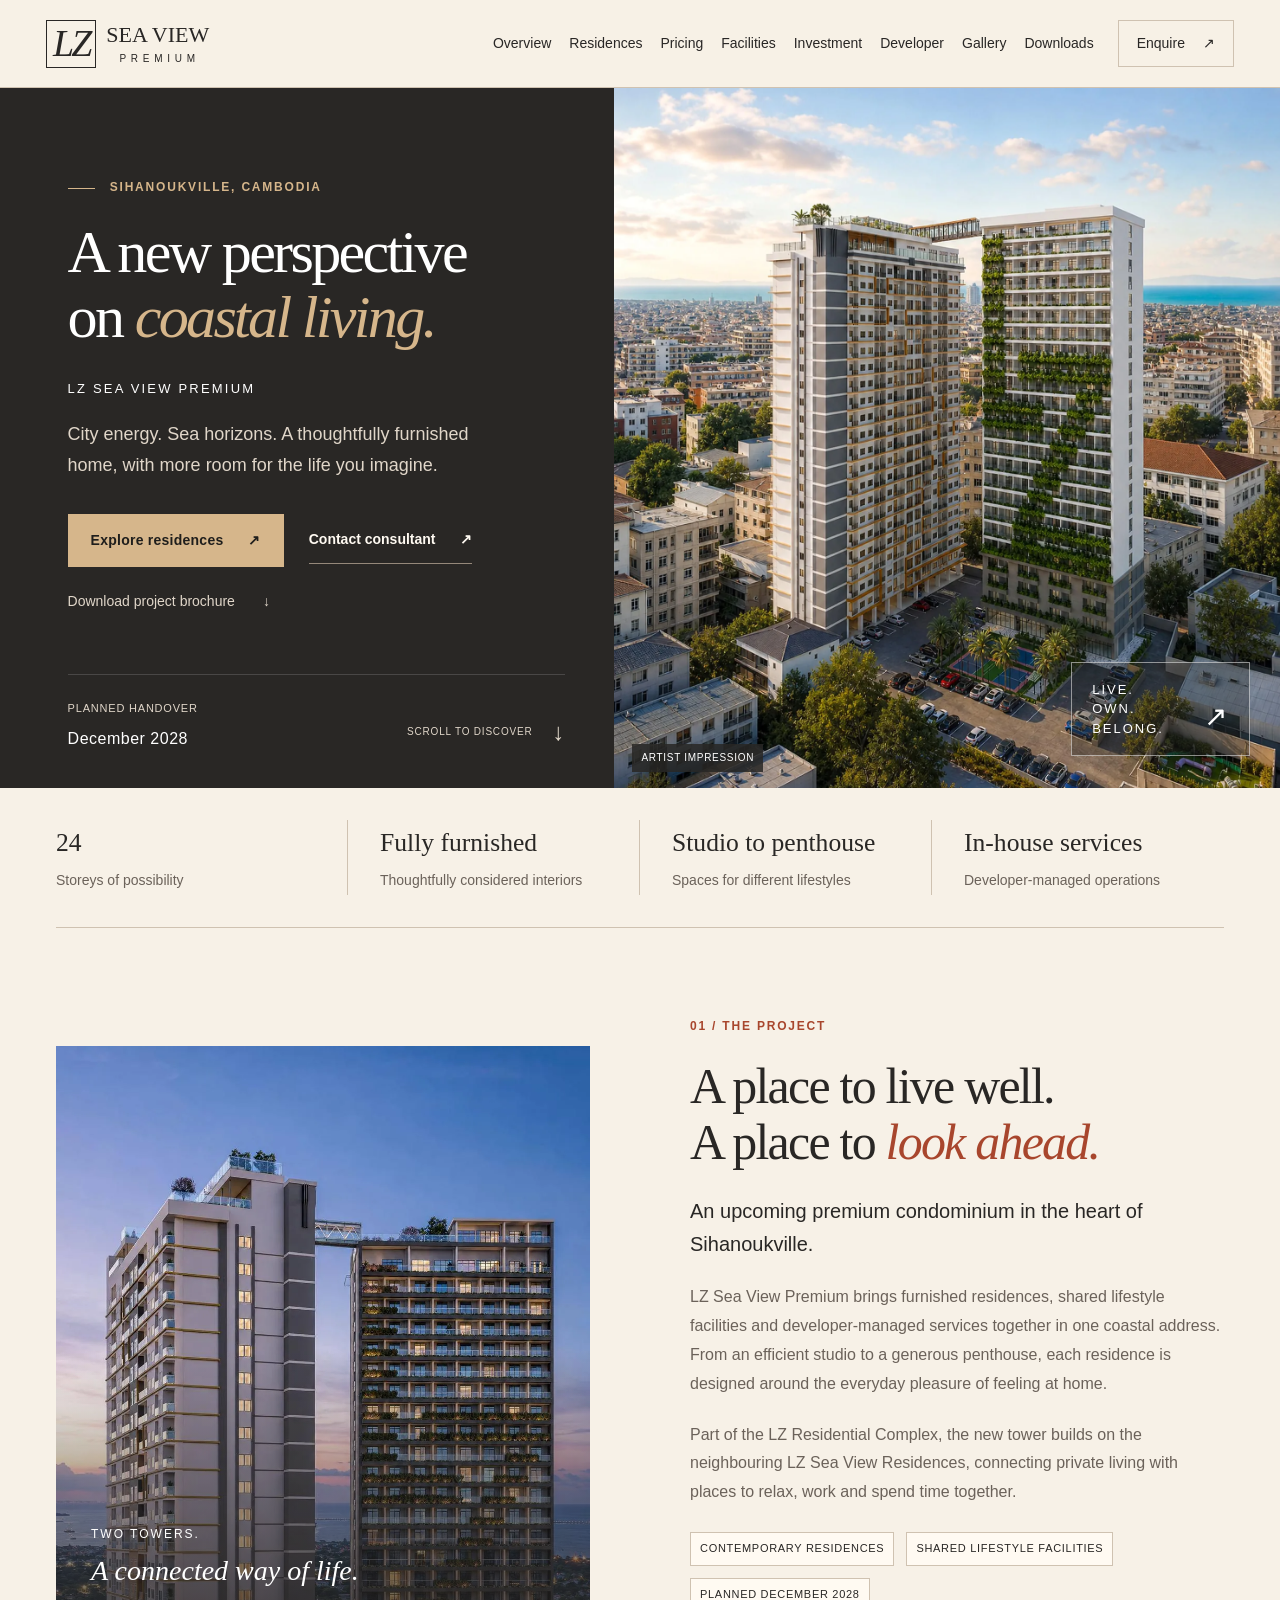
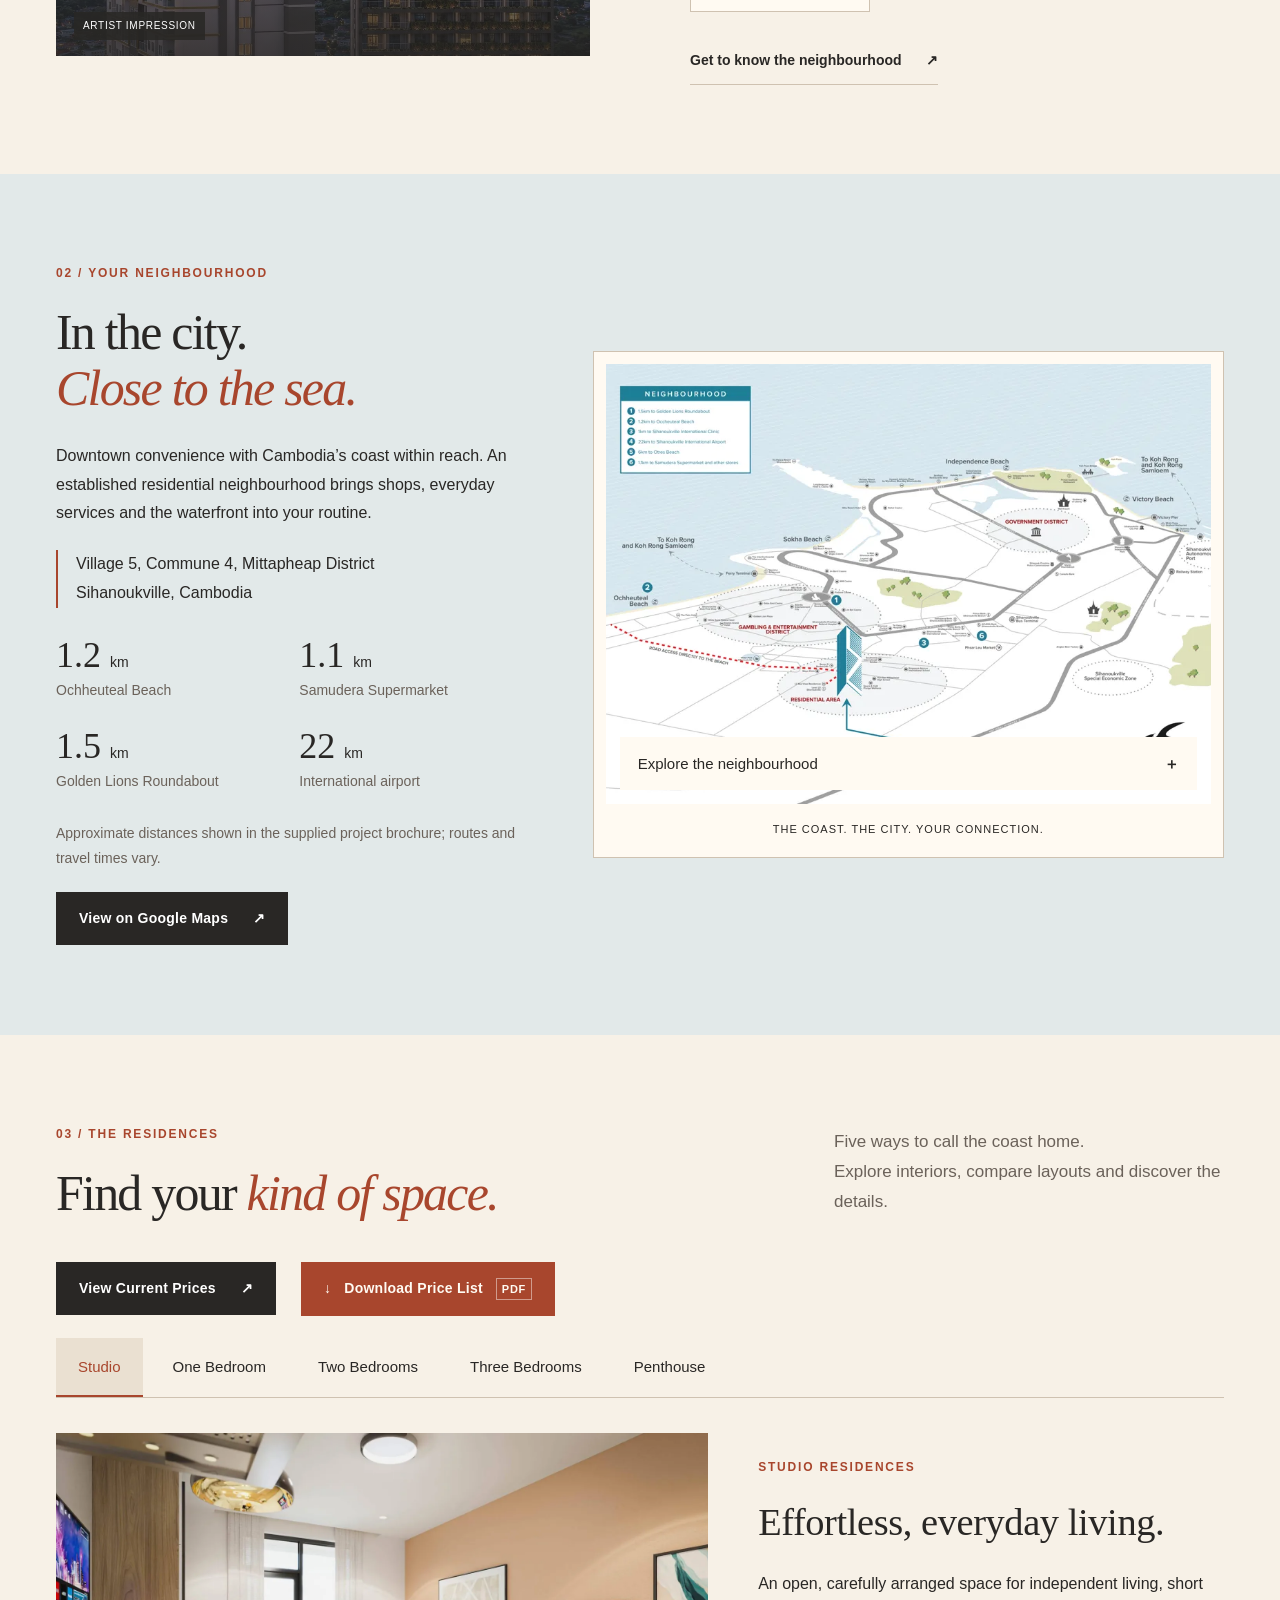
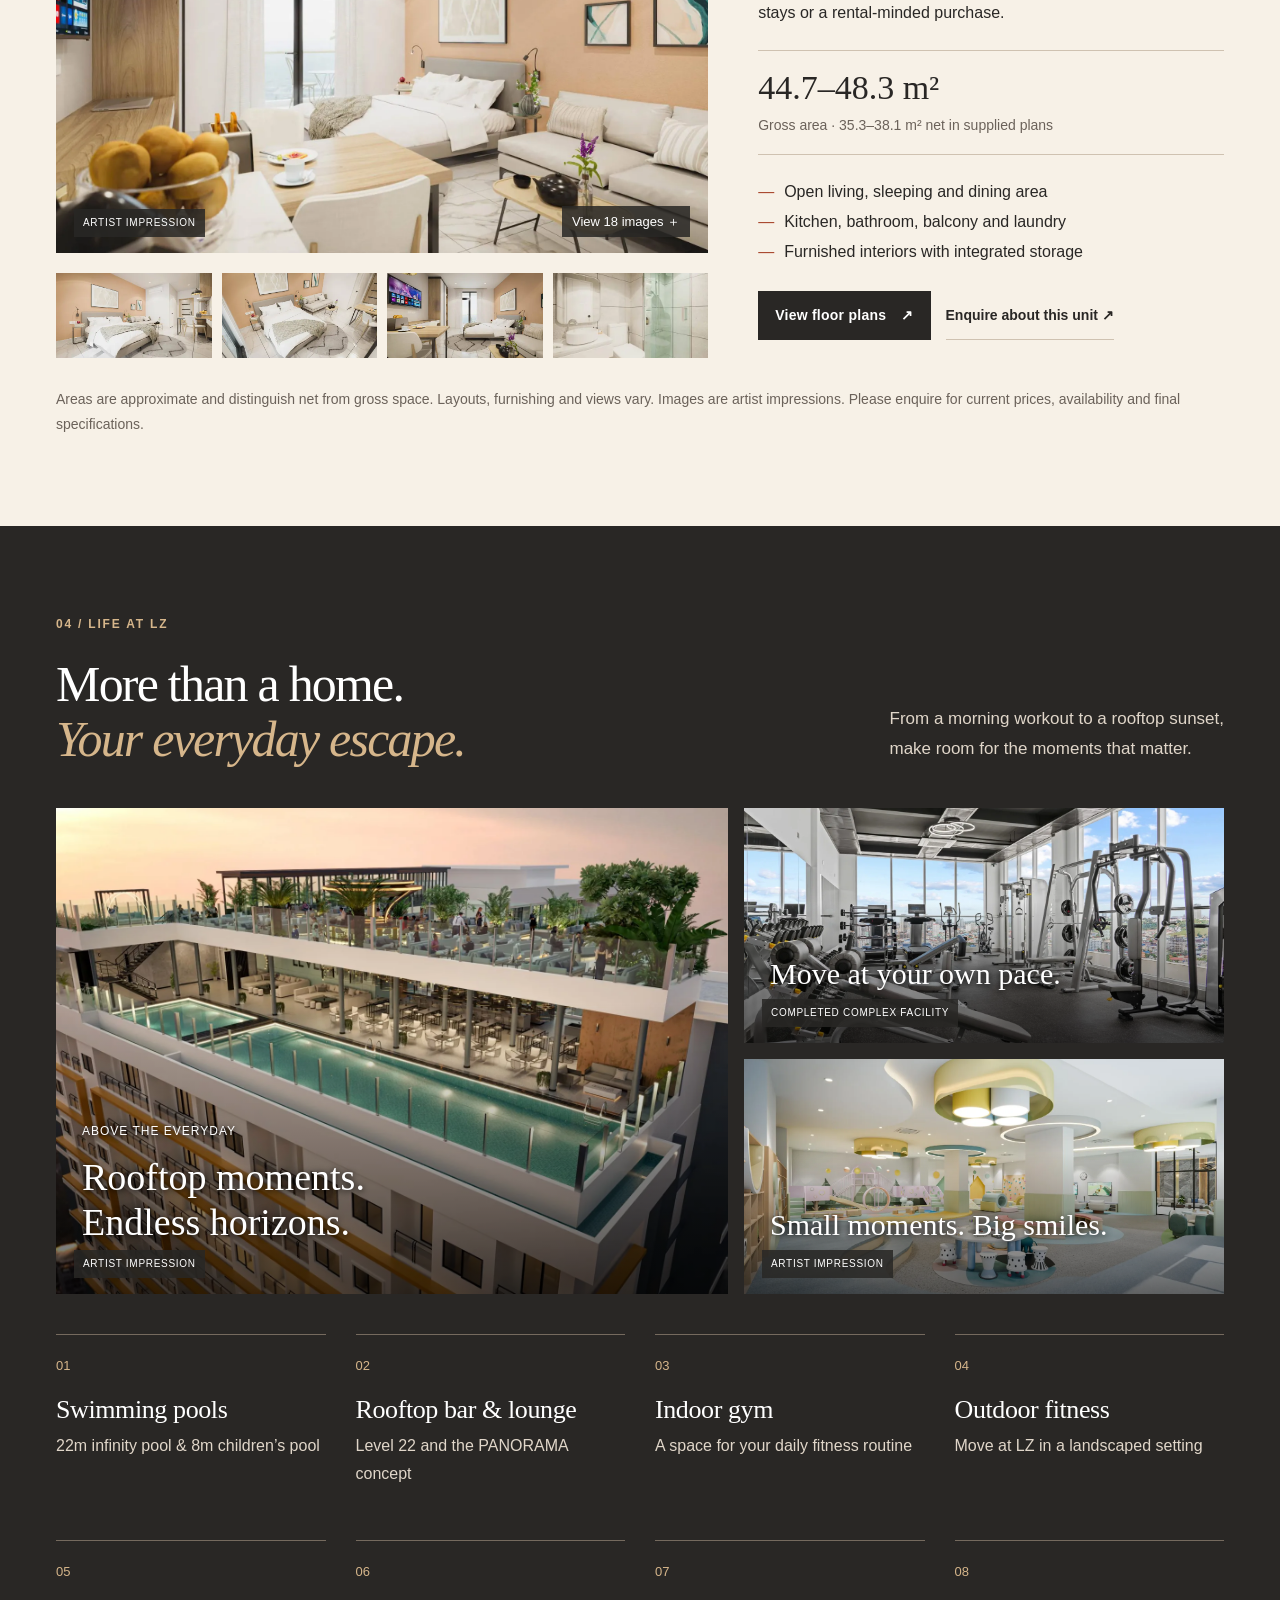
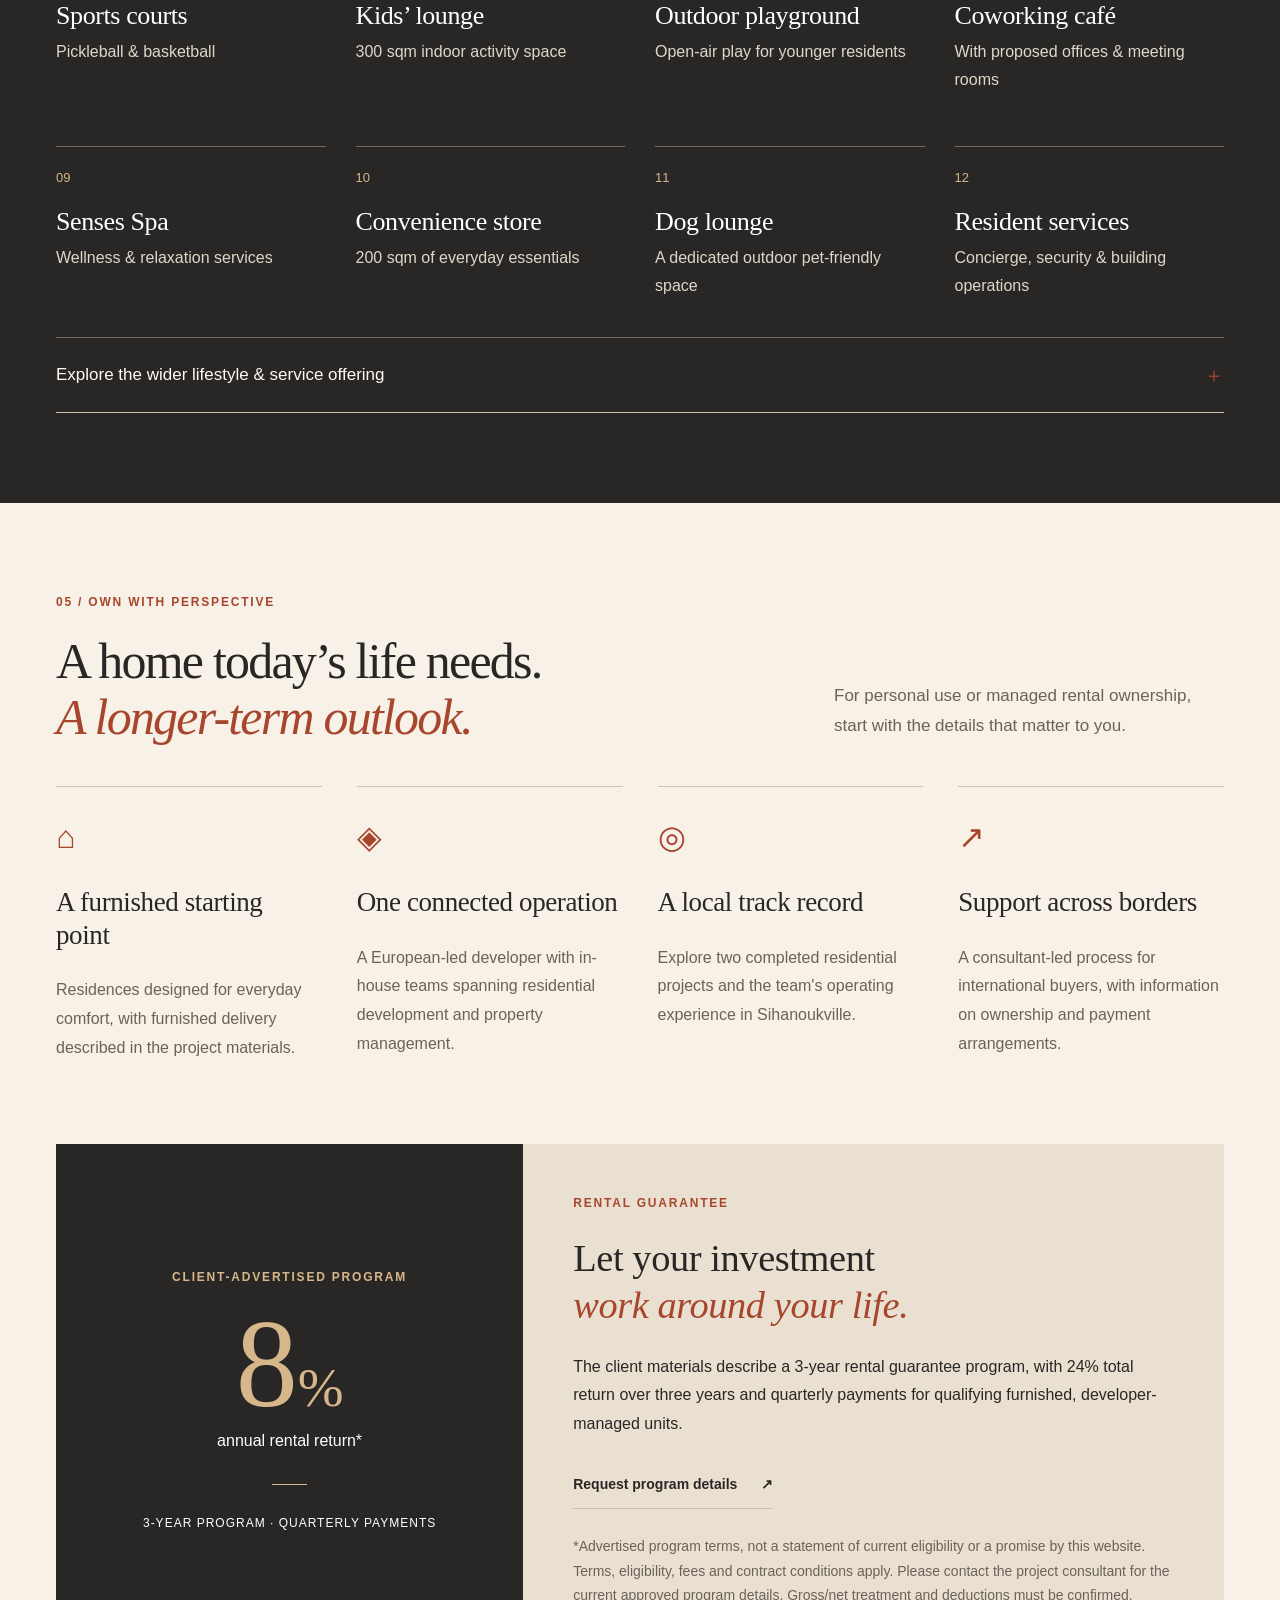
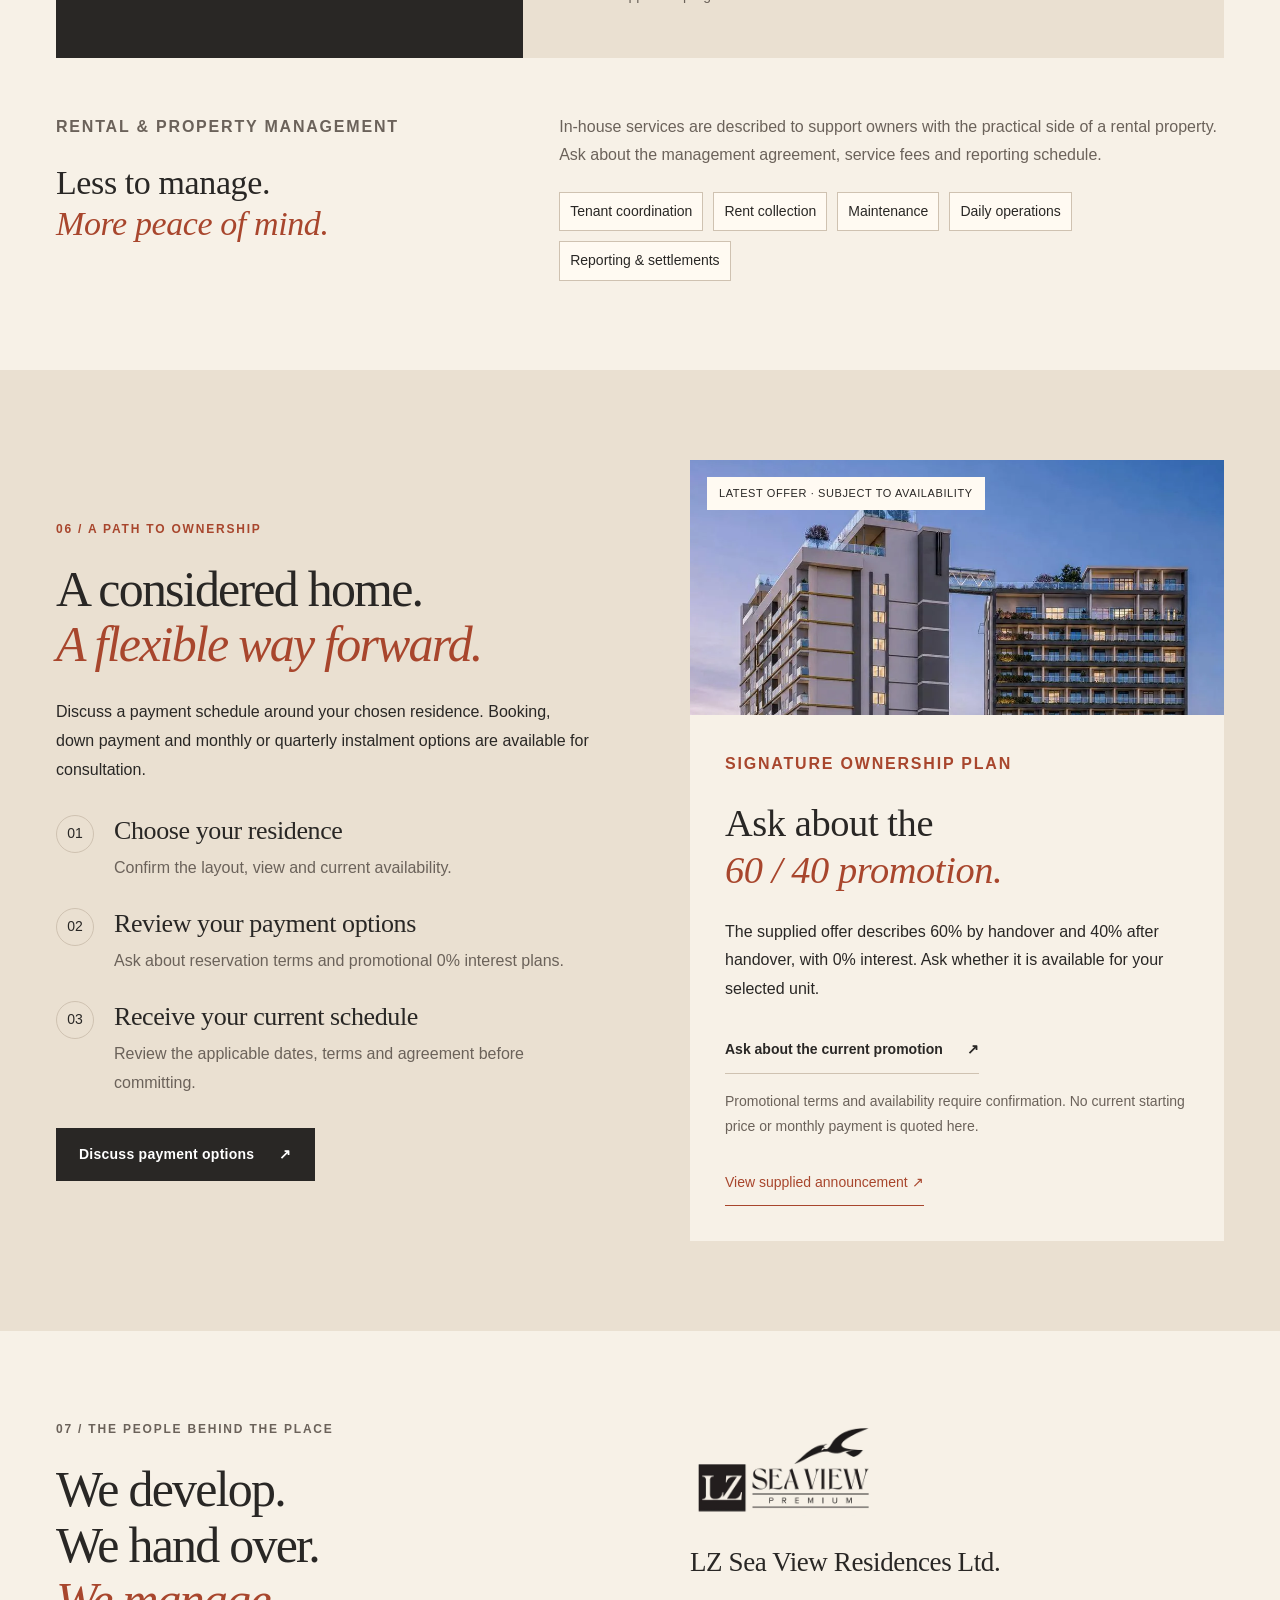
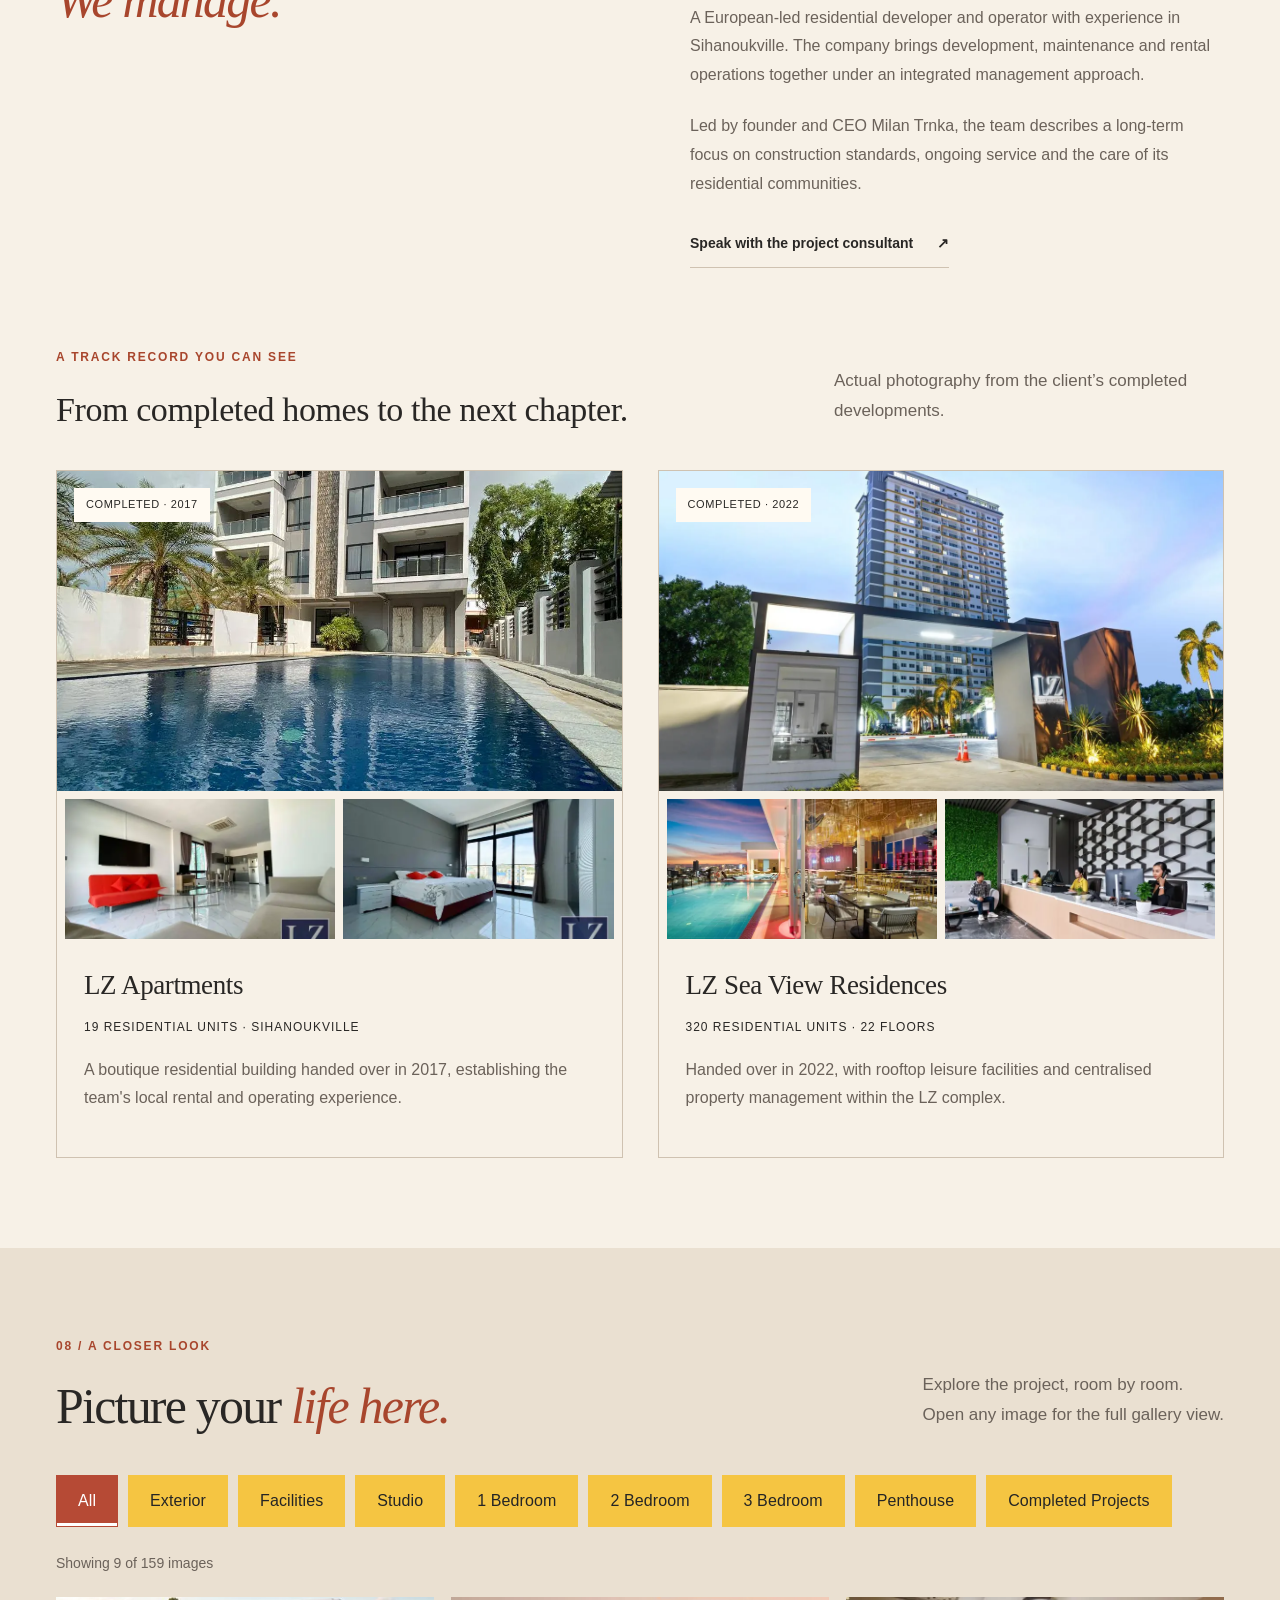
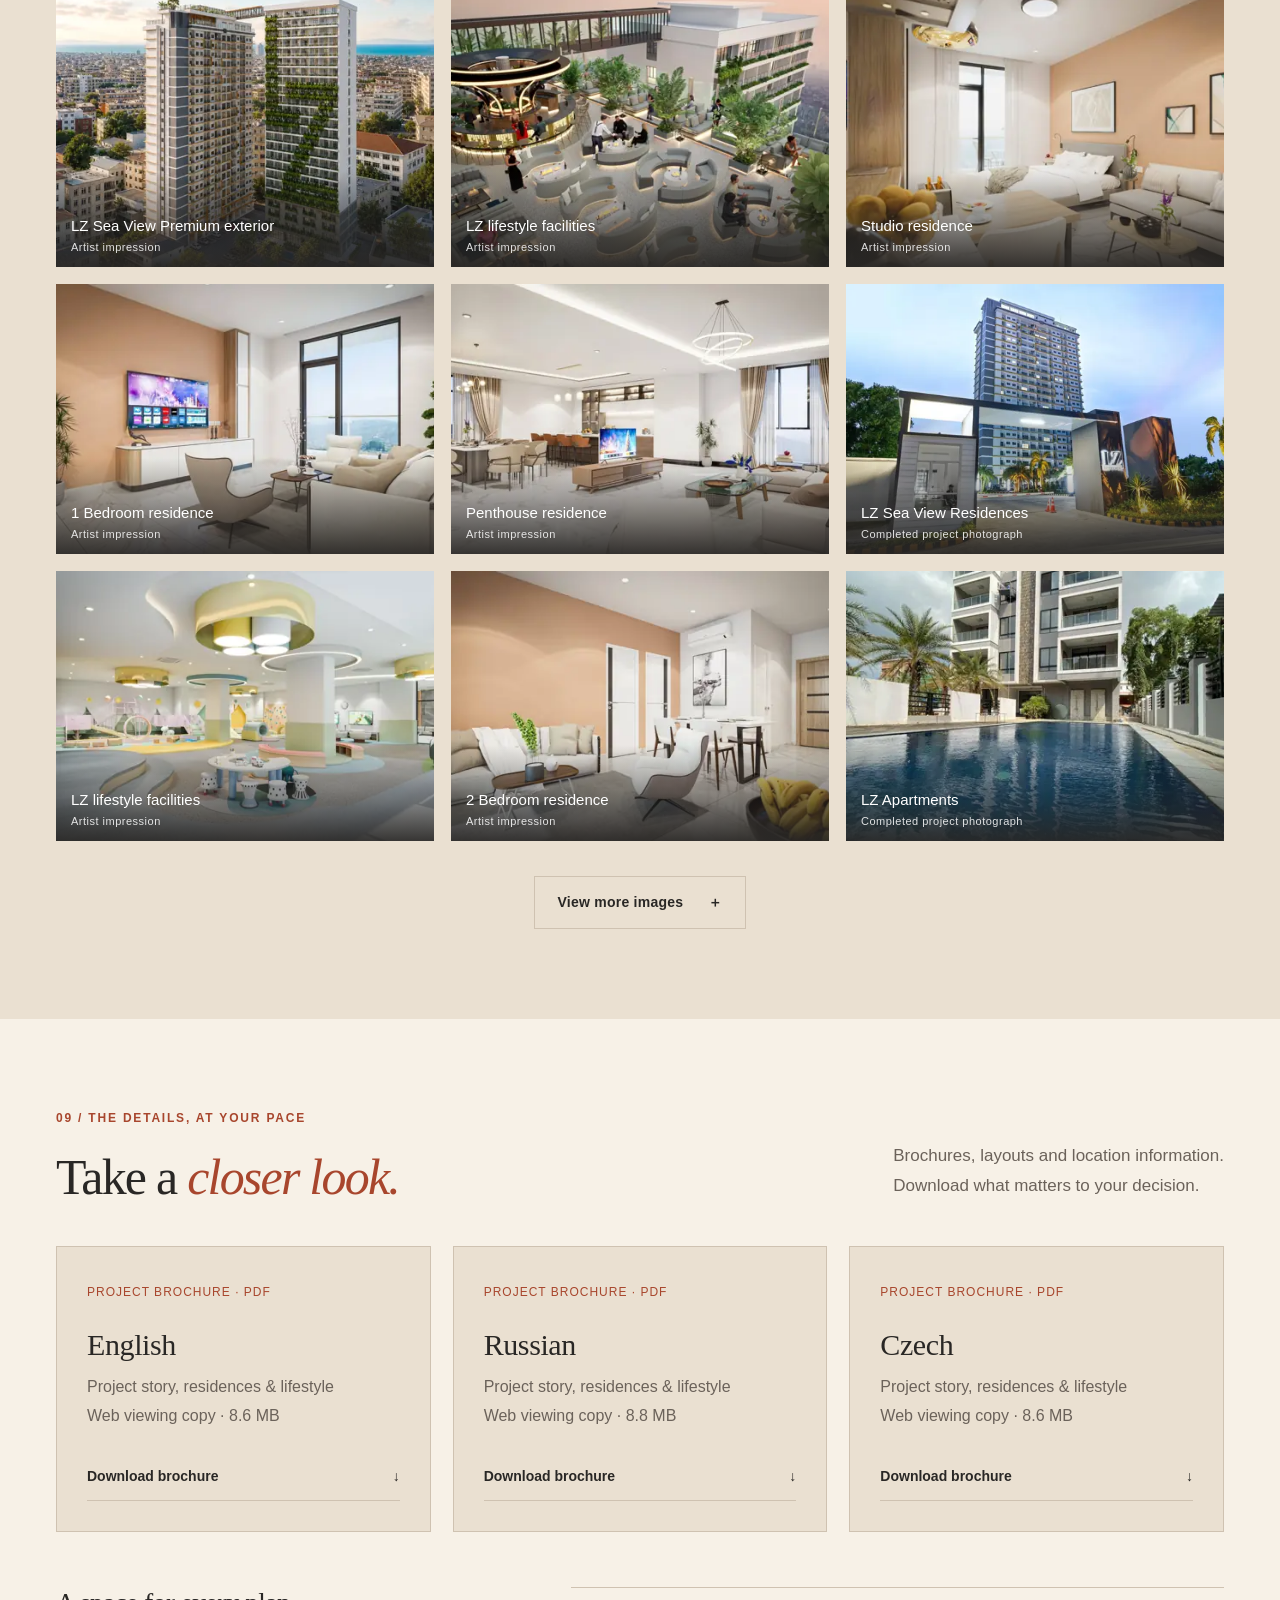
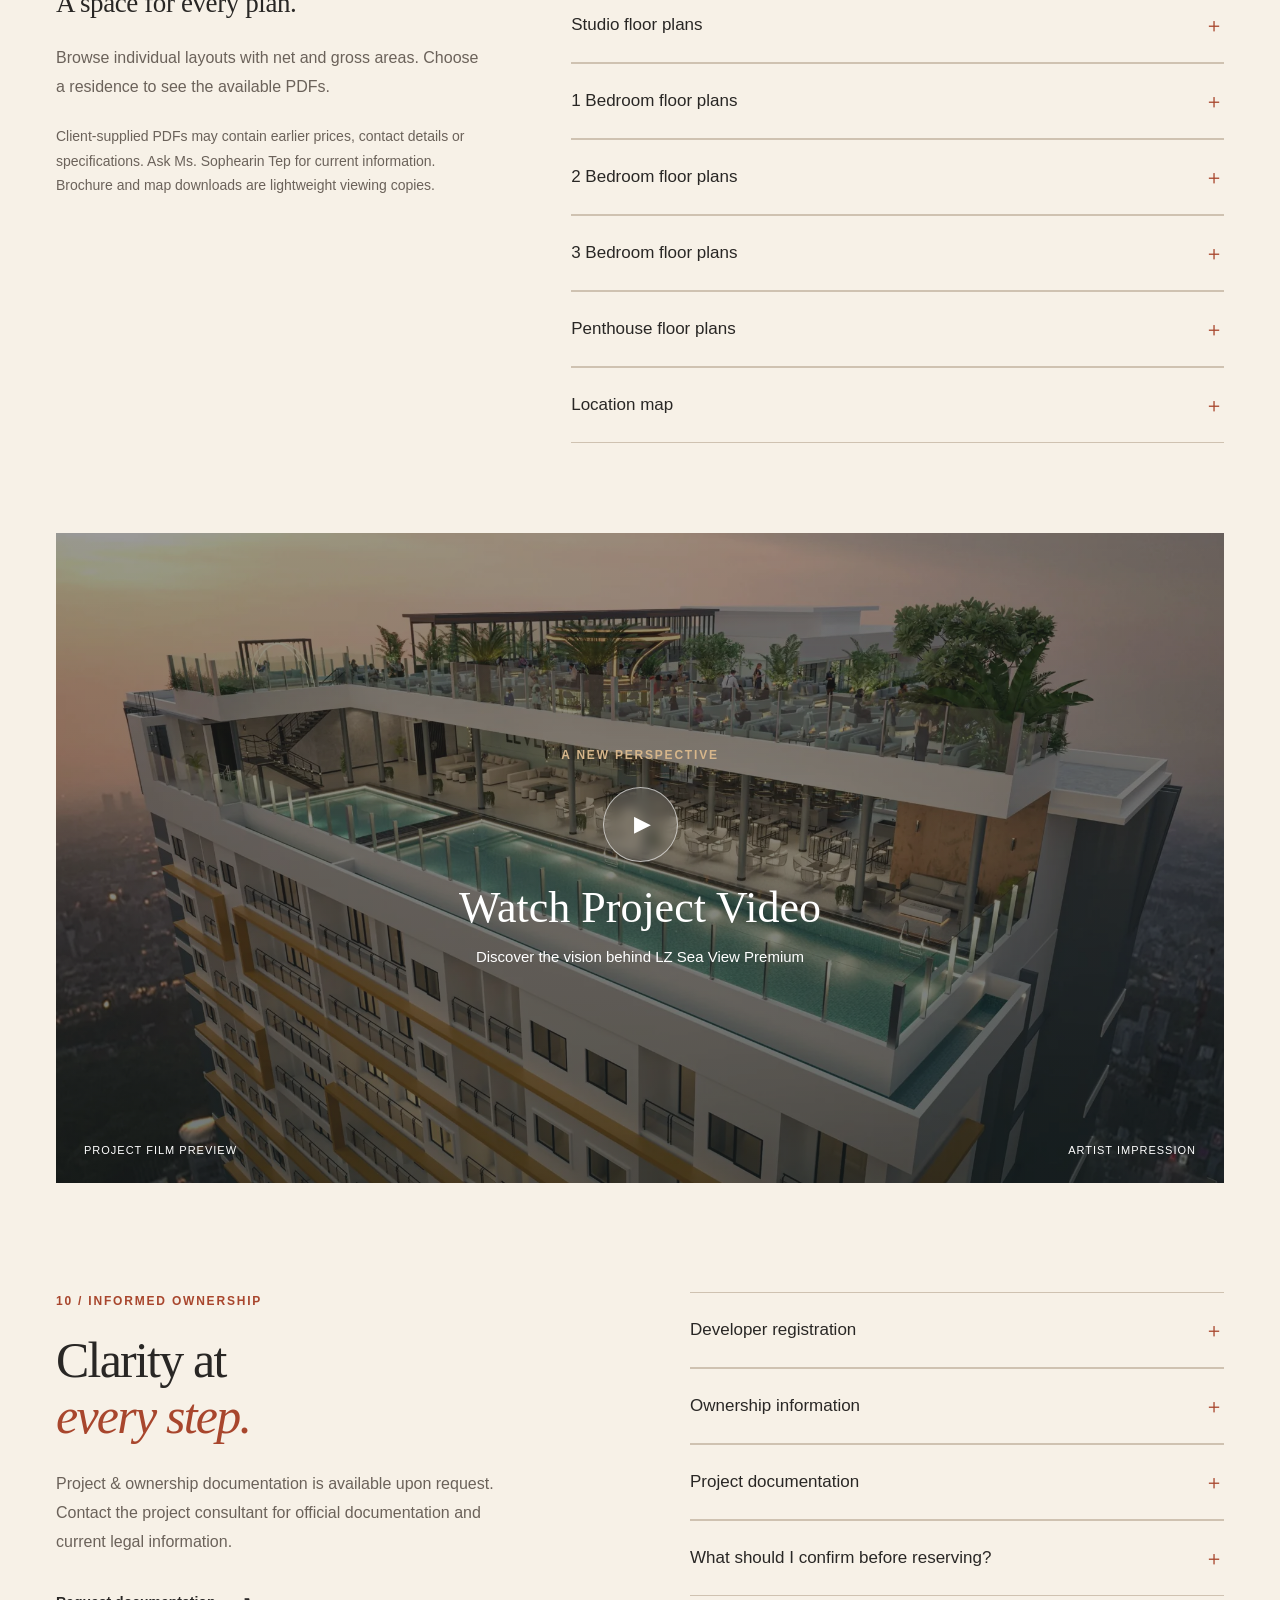
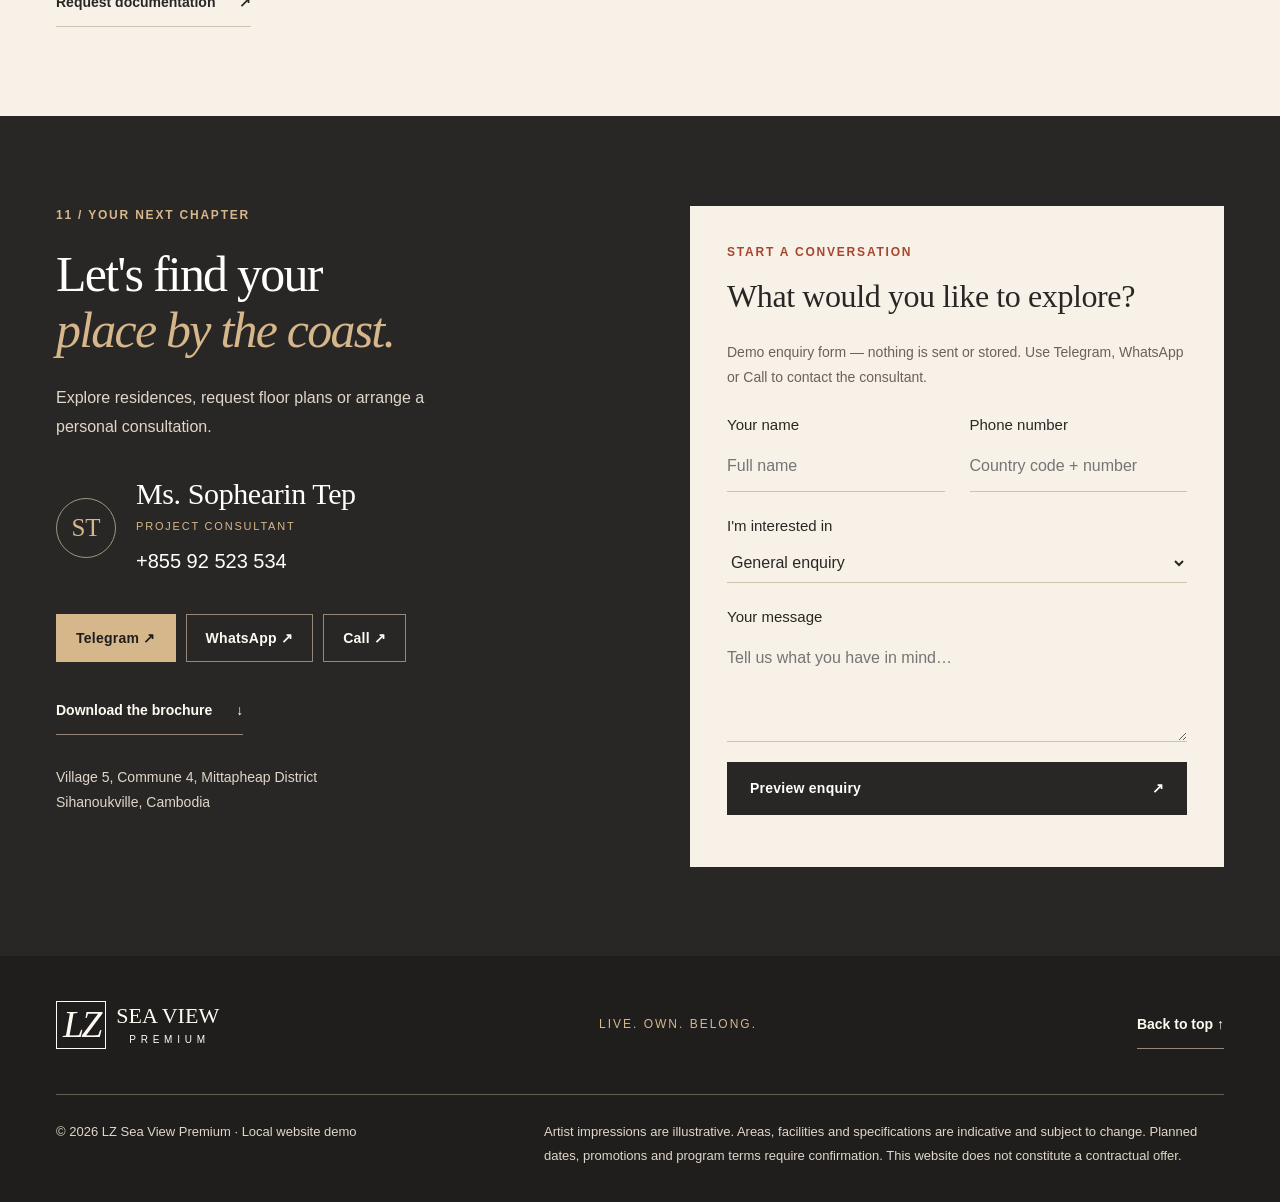
<file: index.html>
<!doctype html>
<html lang="en">
<head>
  <link rel="icon" href="data:image/svg+xml,%3Csvg xmlns='http://www.w3.org/2000/svg' viewBox='0 0 64 64'%3E%3Crect width='64' height='64' fill='%23292725'/%3E%3Ctext x='32' y='44' text-anchor='middle' font-family='Georgia' font-size='36' fill='%23d6b68b'%3ELZ%3C/text%3E%3C/svg%3E">
  <meta charset="utf-8"><meta name="viewport" content="width=device-width, initial-scale=1">
  <title>LZ Sea View Premium · A New Perspective on Coastal Living</title>
  <meta name="description" content="Explore LZ Sea View Premium in Sihanoukville. Furnished residences, lifestyle facilities, floor plans and developer-managed services. Contact Ms. Sophearin Tep.">
  <meta name="theme-color" content="#292725"><meta name="robots" content="noindex,nofollow">
  <link rel="stylesheet" href="assets/css/style.css"><link rel="stylesheet" href="assets/css/editorial.css">
  <script defer src="assets/js/content.js"></script><script defer src="assets/js/app.js"></script>
</head>
<body>
<a class="skip" href="#main">Skip to content</a>
<header class="header">
  <a class="brand" href="#home" aria-label="LZ Sea View Premium home"><span class="brand-monogram">LZ</span><span>SEA VIEW<small>P R E M I U M</small></span></a>
  <button class="menu-toggle" aria-expanded="false" aria-controls="nav">Menu <span>☰</span></button>
  <nav id="nav" aria-label="Main navigation"><a href="#overview">Overview</a><a href="#residences">Residences</a><a href="pricing.html">Pricing</a><a href="#facilities">Facilities</a><a href="#investment">Investment</a><a href="#developer">Developer</a><a href="#gallery">Gallery</a><a href="#downloads">Downloads</a><a class="nav-contact" href="#contact">Enquire <span>↗</span></a></nav>
</header>
<main id="main">
<section class="hero" id="home">
  <div class="hero-copy"><p class="eyebrow light"><span class="tiny-line"></span> SIHANOUKVILLE, CAMBODIA</p><h1>A new perspective<br>on <em>coastal living.</em></h1><p class="hero-name">LZ SEA VIEW PREMIUM</p><p class="hero-intro">City energy. Sea horizons. A thoughtfully furnished home, with more room for the life you imagine.</p><div class="actions"><a class="button gold" href="#residences">Explore residences <span>↗</span></a><a class="text-link pale" href="#contact">Contact consultant <span>↗</span></a></div><a class="hero-brochure" data-brochure href="#downloads">Download project brochure <span>↓</span></a><div class="hero-bottom"><span>PLANNED HANDOVER<br><strong>December 2028</strong></span><a href="#overview" aria-label="Discover the project">SCROLL TO DISCOVER <span>↓</span></a></div></div>
  <div class="hero-visual"><img src="assets/images/hero/lz-160.webp" srcset="assets/images/hero/lz-160-thumb.webp 560w, assets/images/hero/lz-160.webp 1537w" sizes="(max-width: 760px) 100vw, 55vw" width="1537" height="1920" alt="Daylight artist impression of the two LZ towers and landscaped grounds" fetchpriority="high"><span class="image-note">ARTIST IMPRESSION</span><div class="hero-stamp"><span>LIVE.<br>OWN.<br>BELONG.</span><span>↗</span></div></div>
</section>
<div class="highlights wrap" aria-label="Project highlights"><div><b>24</b><span>Storeys of possibility</span></div><div><b>Fully furnished</b><span>Thoughtfully considered interiors</span></div><div><b>Studio to penthouse</b><span>Spaces for different lifestyles</span></div><div><b>In-house services</b><span>Developer-managed operations</span></div></div>

<section class="section wrap overview" id="overview">
  <div class="picture portrait"><img src="assets/images/hero/lz-094.webp" width="1024" height="1280" loading="lazy" alt="Artist impression of the LZ towers connected by a skybridge"><span class="image-note">ARTIST IMPRESSION</span><div class="picture-caption">TWO TOWERS.<br><em>A connected way of life.</em></div></div>
  <div class="section-copy"><p class="eyebrow">01 / THE PROJECT</p><h2>A place to live well.<br>A place to <em>look ahead.</em></h2><p class="lead">An upcoming premium condominium in the heart of Sihanoukville.</p><p>LZ Sea View Premium brings furnished residences, shared lifestyle facilities and developer-managed services together in one coastal address. From an efficient studio to a generous penthouse, each residence is designed around the everyday pleasure of feeling at home.</p><p>Part of the LZ Residential Complex, the new tower builds on the neighbouring LZ Sea View Residences, connecting private living with places to relax, work and spend time together.</p><div class="inline-facts"><span>CONTEMPORARY RESIDENCES</span><span>SHARED LIFESTYLE FACILITIES</span><span>PLANNED DECEMBER 2028</span></div><a class="text-link" href="#location">Get to know the neighbourhood <span>↗</span></a></div>
</section>

<section class="location-section" id="location"><div class="wrap section location-grid"><div><p class="eyebrow">02 / YOUR NEIGHBOURHOOD</p><h2>In the city.<br><em>Close to the sea.</em></h2><p>Downtown convenience with Cambodia’s coast within reach. An established residential neighbourhood brings shops, everyday services and the waterfront into your routine.</p><p class="address">Village 5, Commune 4, Mittapheap District<br>Sihanoukville, Cambodia</p><div class="nearby"><div><strong>1.2 <small>km</small></strong><span>Ochheuteal Beach</span></div><div><strong>1.1 <small>km</small></strong><span>Samudera Supermarket</span></div><div><strong>1.5 <small>km</small></strong><span>Golden Lions Roundabout</span></div><div><strong>22 <small>km</small></strong><span>International airport</span></div></div><p class="fine">Approximate distances shown in the supplied project brochure; routes and travel times vary.</p><a class="button dark" href="https://maps.app.goo.gl/Xa6VEXKKrWsBKUcE8?g_st=ic" target="_blank" rel="noopener noreferrer">View on Google Maps <span>↗</span></a></div><div class="map-card"><button class="map-preview" data-map aria-label="Enlarge neighbourhood map"><img src="assets/images/location/neighbourhood-map-thumb.webp" width="900" height="636" loading="lazy" alt="Client-provided neighbourhood map showing LZ, nearby beaches, shops and city landmarks"><span>Explore the neighbourhood <b>＋</b></span></button><p>THE COAST. THE CITY. YOUR CONNECTION.</p></div></div></section>

<section class="section wrap" id="residences"><div class="section-head"><div><p class="eyebrow">03 / THE RESIDENCES</p><h2>Find your <em>kind of space.</em></h2></div><p>Five ways to call the coast home.<br>Explore interiors, compare layouts and discover the details.</p></div><p class="actions"><a class="button dark" href="pricing.html">View Current Prices <span>↗</span></a><a class="button price-download" href="assets/documents/LZ_Building_Premium.pdf" target="_blank" rel="noopener noreferrer" download><span aria-hidden="true">↓</span> Download Price List <span class="pdf-label">PDF</span></a></p><div id="unit-tabs" class="tabs" role="tablist" aria-label="Residence types"></div><div id="unit-panel" role="tabpanel" tabindex="0"></div><p class="fine residence-note">Areas are approximate and distinguish net from gross space. Layouts, furnishing and views vary. Images are artist impressions. Please enquire for current prices, availability and final specifications.</p></section>

<section class="facilities-section" id="facilities"><div class="section wrap"><div class="section-head"><div><p class="eyebrow light">04 / LIFE AT LZ</p><h2>More than a home.<br><em>Your everyday escape.</em></h2></div><p>From a morning workout to a rooftop sunset,<br>make room for the moments that matter.</p></div><div class="facility-mosaic"><button class="picture facility-wide" data-image="1"><img src="assets/images/facilities/lz-001.webp" width="1920" height="1080" loading="lazy" alt="Artist impression of the rooftop pools and PANORAMA lounge"><span class="image-note">ARTIST IMPRESSION</span><span class="facility-caption"><small>ABOVE THE EVERYDAY</small><b>Rooftop moments.<br>Endless horizons.</b></span></button><button class="picture" data-image="6"><img src="assets/images/facilities/lz-006.webp" width="1400" height="934" loading="lazy" alt="Indoor gym at the completed LZ complex"><span class="image-note">COMPLETED COMPLEX FACILITY</span><span class="facility-caption"><b>Move at your own pace.</b></span></button><button class="picture" data-image="5"><img src="assets/images/facilities/lz-005.webp" width="1400" height="788" loading="lazy" alt="Artist impression of the indoor kids lounge"><span class="image-note">ARTIST IMPRESSION</span><span class="facility-caption"><b>Small moments. Big smiles.</b></span></button></div><div class="facility-list"><div><span>01</span><h3>Swimming pools</h3><p>22m infinity pool &amp; 8m children’s pool</p></div><div><span>02</span><h3>Rooftop bar &amp; lounge</h3><p>Level 22 and the PANORAMA concept</p></div><div><span>03</span><h3>Indoor gym</h3><p>A space for your daily fitness routine</p></div><div><span>04</span><h3>Outdoor fitness</h3><p>Move at LZ in a landscaped setting</p></div><div><span>05</span><h3>Sports courts</h3><p>Pickleball &amp; basketball</p></div><div><span>06</span><h3>Kids’ lounge</h3><p>300 sqm indoor activity space</p></div><div><span>07</span><h3>Outdoor playground</h3><p>Open-air play for younger residents</p></div><div><span>08</span><h3>Coworking café</h3><p>With proposed offices &amp; meeting rooms</p></div><div><span>09</span><h3>Senses Spa</h3><p>Wellness &amp; relaxation services</p></div><div><span>10</span><h3>Convenience store</h3><p>200 sqm of everyday essentials</p></div><div><span>11</span><h3>Dog lounge</h3><p>A dedicated outdoor pet-friendly space</p></div><div><span>12</span><h3>Resident services</h3><p>Concierge, security &amp; building operations</p></div></div><details class="dark-details"><summary>Explore the wider lifestyle &amp; service offering <span>＋</span></summary><p>Materials also describe resident and guest parking, elevators, video surveillance, a centralised mail room, laundry and housekeeping, private offices and commercial space. Shared facilities span the integrated complex; some already serve the completed tower while others are proposed for Premium.</p><p>Access, service fees, supervision, opening arrangements and final facilities are subject to confirmation. Renderings illustrate proposed concepts.</p></details></div></section>

<section class="section wrap" id="investment"><div class="section-head"><div><p class="eyebrow">05 / OWN WITH PERSPECTIVE</p><h2>A home today’s life needs.<br><em>A longer-term outlook.</em></h2></div><p>For personal use or managed rental ownership, start with the details that matter to you.</p></div><div class="benefits"><article><span class="line-icon">⌂</span><h3>A furnished starting point</h3><p>Residences designed for everyday comfort, with furnished delivery described in the project materials.</p></article><article><span class="line-icon">◈</span><h3>One connected operation</h3><p>A European-led developer with in-house teams spanning residential development and property management.</p></article><article><span class="line-icon">◎</span><h3>A local track record</h3><p>Explore two completed residential projects and the team's operating experience in Sihanoukville.</p></article><article><span class="line-icon">↗</span><h3>Support across borders</h3><p>A consultant-led process for international buyers, with information on ownership and payment arrangements.</p></article></div>
<div class="rental-card"><div class="rental-number"><p class="eyebrow light">CLIENT-ADVERTISED PROGRAM</p><b>8<span>%</span></b><p>annual rental return*</p><span class="gold-rule"></span><small>3-YEAR PROGRAM · QUARTERLY PAYMENTS</small></div><div><p class="eyebrow">RENTAL GUARANTEE</p><h3>Let your investment<br><em>work around your life.</em></h3><p>The client materials describe a 3-year rental guarantee program, with 24% total return over three years and quarterly payments for qualifying furnished, developer-managed units.</p><a class="text-link" href="#contact" data-enquire="Rental guarantee program">Request program details <span>↗</span></a><p class="fine">*Advertised program terms, not a statement of current eligibility or a promise by this website. Terms, eligibility, fees and contract conditions apply. Please contact the project consultant for the current approved program details. Gross/net treatment and deductions must be confirmed.</p></div></div>
<div class="management"><div><p class="eyebrow">RENTAL &amp; PROPERTY MANAGEMENT</p><h3>Less to manage.<br><em>More peace of mind.</em></h3></div><div><p>In-house services are described to support owners with the practical side of a rental property. Ask about the management agreement, service fees and reporting schedule.</p><div class="service-chips"><span>Tenant coordination</span><span>Rent collection</span><span>Maintenance</span><span>Daily operations</span><span>Reporting &amp; settlements</span></div></div></div></section>

<section class="offer-section" id="payment"><div class="wrap section offer-grid"><div><p class="eyebrow">06 / A PATH TO OWNERSHIP</p><h2>A considered home.<br><em>A flexible way forward.</em></h2><p>Discuss a payment schedule around your chosen residence. Booking, down payment and monthly or quarterly instalment options are available for consultation.</p><div class="payment-steps"><div><span>01</span><div><h3>Choose your residence</h3><p>Confirm the layout, view and current availability.</p></div></div><div><span>02</span><div><h3>Review your payment options</h3><p>Ask about reservation terms and promotional 0% interest plans.</p></div></div><div><span>03</span><div><h3>Receive your current schedule</h3><p>Review the applicable dates, terms and agreement before committing.</p></div></div></div><a class="button dark" href="#contact" data-enquire="Payment options">Discuss payment options <span>↗</span></a></div><article class="offer-card"><div class="offer-image"><img src="assets/images/hero/lz-094.webp" width="1024" height="1280" loading="lazy" alt="Client-supplied special offer tower rendering"><span class="tag">LATEST OFFER · SUBJECT TO AVAILABILITY</span></div><div class="offer-body"><p class="eyebrow">SIGNATURE OWNERSHIP PLAN</p><h3>Ask about the<br><em>60 / 40 promotion.</em></h3><p>The supplied offer describes 60% by handover and 40% after handover, with 0% interest. Ask whether it is available for your selected unit.</p><a class="text-link" href="#contact" data-enquire="Signature 60/40 promotion">Ask about the current promotion <span>↗</span></a><p class="fine">Promotional terms and availability require confirmation. No current starting price or monthly payment is quoted here.</p><button class="subtle-link" data-offer>View supplied announcement ↗</button></div></article></div></section>

<section class="section wrap" id="developer"><div class="developer-intro"><div><p class="eyebrow">07 / THE PEOPLE BEHIND THE PLACE</p><h2>We develop.<br>We hand over.<br><em>We manage.</em></h2></div><div><img class="client-brand" src="assets/images/developer/brand.webp" width="432" height="218" loading="lazy" alt="LZ Sea View Premium client logo"><h3>LZ Sea View Residences Ltd.</h3><p>A European-led residential developer and operator with experience in Sihanoukville. The company brings development, maintenance and rental operations together under an integrated management approach.</p><p>Led by founder and CEO Milan Trnka, the team describes a long-term focus on construction standards, ongoing service and the care of its residential communities.</p><a class="text-link" href="#contact" data-enquire="Developer information">Speak with the project consultant <span>↗</span></a></div></div><div class="section-head track-heading"><div><p class="eyebrow">A TRACK RECORD YOU CAN SEE</p><h3>From completed homes to the next chapter.</h3></div><p>Actual photography from the client’s completed developments.</p></div><div class="track-grid"><article><button class="track-main" data-image="141"><img src="assets/images/track-record/lz-141.webp" width="960" height="1280" loading="lazy" alt="Completed LZ Apartments exterior and swimming pool"><span class="tag">COMPLETED · 2017</span></button><div class="track-thumbs"><button data-image="137"><img src="assets/images/track-record/lz-137-thumb.webp" width="560" height="420" loading="lazy" alt="Furnished living area at LZ Apartments"></button><button data-image="142"><img src="assets/images/track-record/lz-142-thumb.webp" width="560" height="408" loading="lazy" alt="Bedroom at completed LZ Apartments"></button></div><div class="track-copy"><h3>LZ Apartments</h3><span>19 RESIDENTIAL UNITS · SIHANOUKVILLE</span><p>A boutique residential building handed over in 2017, establishing the team's local rental and operating experience.</p></div></article><article><button class="track-main" data-image="150"><img src="assets/images/track-record/lz-150.webp" width="1280" height="854" loading="lazy" alt="Completed LZ Sea View Residences tower and entrance"><span class="tag">COMPLETED · 2022</span></button><div class="track-thumbs"><button data-image="149"><img src="assets/images/track-record/lz-149-thumb.webp" width="560" height="373" loading="lazy" alt="Rooftop bar and pool at completed LZ Sea View Residences"></button><button data-image="152"><img src="assets/images/track-record/lz-152-thumb.webp" width="560" height="374" loading="lazy" alt="Reception at completed LZ Sea View Residences"></button></div><div class="track-copy"><h3>LZ Sea View Residences</h3><span>320 RESIDENTIAL UNITS · 22 FLOORS</span><p>Handed over in 2022, with rooftop leisure facilities and centralised property management within the LZ complex.</p></div></article></div></section>

<section class="gallery-section" id="gallery"><div class="section wrap"><div class="section-head"><div><p class="eyebrow">08 / A CLOSER LOOK</p><h2>Picture your <em>life here.</em></h2></div><p>Explore the project, room by room.<br>Open any image for the full gallery view.</p></div><div id="gallery-filters" class="filter-row" aria-label="Gallery categories"></div><p id="gallery-status" class="fine" aria-live="polite"></p><div class="gallery-grid" id="gallery-grid"></div><div class="center"><button class="button outline" id="gallery-more">View more images <span>＋</span></button></div></div></section>

<section class="section wrap" id="downloads"><div class="section-head"><div><p class="eyebrow">09 / THE DETAILS, AT YOUR PACE</p><h2>Take a <em>closer look.</em></h2></div><p>Brochures, layouts and location information.<br>Download what matters to your decision.</p></div><div id="brochure-cards" class="brochure-cards"></div><div class="plans-layout"><div><h3>A space for every plan.</h3><p>Browse individual layouts with net and gross areas. Choose a residence to see the available PDFs.</p><p class="fine">Client-supplied PDFs may contain earlier prices, contact details or specifications. Ask Ms. Sophearin Tep for current information. Brochure and map downloads are lightweight viewing copies.</p></div><div id="plan-downloads"></div></div></section>

<section class="video-section wrap" id="video"><button class="video-poster" id="video-open" aria-label="Watch project video preview"><img src="assets/images/facilities/lz-001.webp" width="1920" height="1080" loading="lazy" alt="Cinematic rooftop pool concept, used as the project video poster"><span class="video-content"><span class="eyebrow light">A NEW PERSPECTIVE</span><span class="play">▶</span><strong>Watch Project Video</strong><span>Discover the vision behind LZ Sea View Premium</span></span><span class="video-meta">PROJECT FILM PREVIEW <span>ARTIST IMPRESSION</span></span></button></section>

<section class="section wrap legal-section" id="ownership"><div><p class="eyebrow">10 / INFORMED OWNERSHIP</p><h2>Clarity at<br><em>every step.</em></h2><p>Project &amp; ownership documentation is available upon request. Contact the project consultant for official documentation and current legal information.</p><a class="text-link" href="#contact" data-enquire="Ownership and project documentation">Request documentation <span>↗</span></a></div><div><details><summary>Developer registration <span>＋</span></summary><p>Request the developer's registration documents directly from the consultant. Official scans are supplied privately for review.</p></details><details><summary>Ownership information <span>＋</span></summary><p>The marketing materials describe strata-title ownership for eligible foreign buyers. Ask for the applicable legal structure, eligibility rules, title process and current documentation for your selected residence.</p></details><details><summary>Project documentation <span>＋</span></summary><p>Request current project approvals, contractual specifications and handover information. Images and general marketing statements do not replace the purchase documents.</p></details><details><summary>What should I confirm before reserving? <span>＋</span></summary><p>Confirm the exact unit, availability, net and gross areas, furnishing, price, payment schedule, fees, title terms, completion arrangements and any rental program conditions with the consultant.</p></details></div></section>

<section class="contact-section" id="contact"><div class="wrap section contact-grid"><div><p class="eyebrow light">11 / YOUR NEXT CHAPTER</p><h2>Let's find your<br><em>place by the coast.</em></h2><p>Explore residences, request floor plans or arrange a personal consultation.</p><div class="consultant"><span class="consultant-initials">ST</span><div><h3>Ms. Sophearin Tep</h3><span>PROJECT CONSULTANT</span><a href="tel:+85592523534">+855 92 523 534</a></div></div><div class="contact-buttons"><a class="button gold" href="https://t.me/Sophea_Gency" target="_blank" rel="noopener noreferrer">Telegram ↗</a><a class="button light-outline" href="https://wa.me/85592523534" target="_blank" rel="noopener noreferrer">WhatsApp ↗</a><a class="button light-outline" href="tel:+85592523534">Call ↗</a></div><a class="text-link pale" data-brochure href="#downloads">Download the brochure <span>↓</span></a><p class="fine">Village 5, Commune 4, Mittapheap District<br>Sihanoukville, Cambodia</p></div><form id="enquiry-form" class="enquiry-form"><p class="eyebrow">START A CONVERSATION</p><h3>What would you like to explore?</h3><p class="fine">Demo enquiry form — nothing is sent or stored. Use Telegram, WhatsApp or Call to contact the consultant.</p><div class="form-row"><label>Your name<input name="name" autocomplete="name" placeholder="Full name" required maxlength="100"></label><label>Phone number<input name="phone" type="tel" autocomplete="tel" placeholder="Country code + number" required maxlength="40"></label></div><label>I'm interested in<select id="interested-unit" name="unit"><option>General enquiry</option><option>Studio</option><option>One Bedroom</option><option>Two Bedrooms</option><option>Three Bedrooms</option><option>Penthouse</option><option>Rental guarantee program</option><option>Payment options</option><option>Signature 60/40 promotion</option><option>Developer information</option><option>Ownership and project documentation</option></select></label><label>Your message<textarea name="message" rows="3" placeholder="Tell us what you have in mind…" maxlength="2000"></textarea></label><button class="button dark" type="submit">Preview enquiry <span>↗</span></button><p id="form-status" role="status" class="fine"></p></form></div></section>
</main>
<footer><div class="wrap footer-top"><a class="brand" href="#home"><span class="brand-monogram">LZ</span><span>SEA VIEW<small>P R E M I U M</small></span></a><p>LIVE. OWN. BELONG.</p><a href="#home" class="text-link pale">Back to top ↑</a></div><div class="wrap footer-bottom"><p>© 2026 LZ Sea View Premium · Local website demo</p><p>Artist impressions are illustrative. Areas, facilities and specifications are indicative and subject to change. Planned dates, promotions and program terms require confirmation. This website does not constitute a contractual offer.</p></div></footer>
<dialog id="lightbox" aria-label="Image gallery"><div class="modal-top"><p id="lightbox-caption" aria-live="polite"></p><button class="close" data-close aria-label="Close gallery">×</button></div><div class="lightbox-stage"><button id="lightbox-prev" class="arrow" aria-label="Previous image">←</button><img id="lightbox-image" alt=""><button id="lightbox-next" class="arrow" aria-label="Next image">→</button></div><p id="lightbox-count" class="fine"></p></dialog>
<dialog id="info-dialog" aria-labelledby="info-title"><button class="close" data-close aria-label="Close dialog">×</button><div id="info-content"></div></dialog>
<noscript><p class="noscript">Enable JavaScript to explore residence tabs, the gallery and download cards. Contact +855 92 523 534 for project information.</p></noscript>
</body>
</html>
</file>
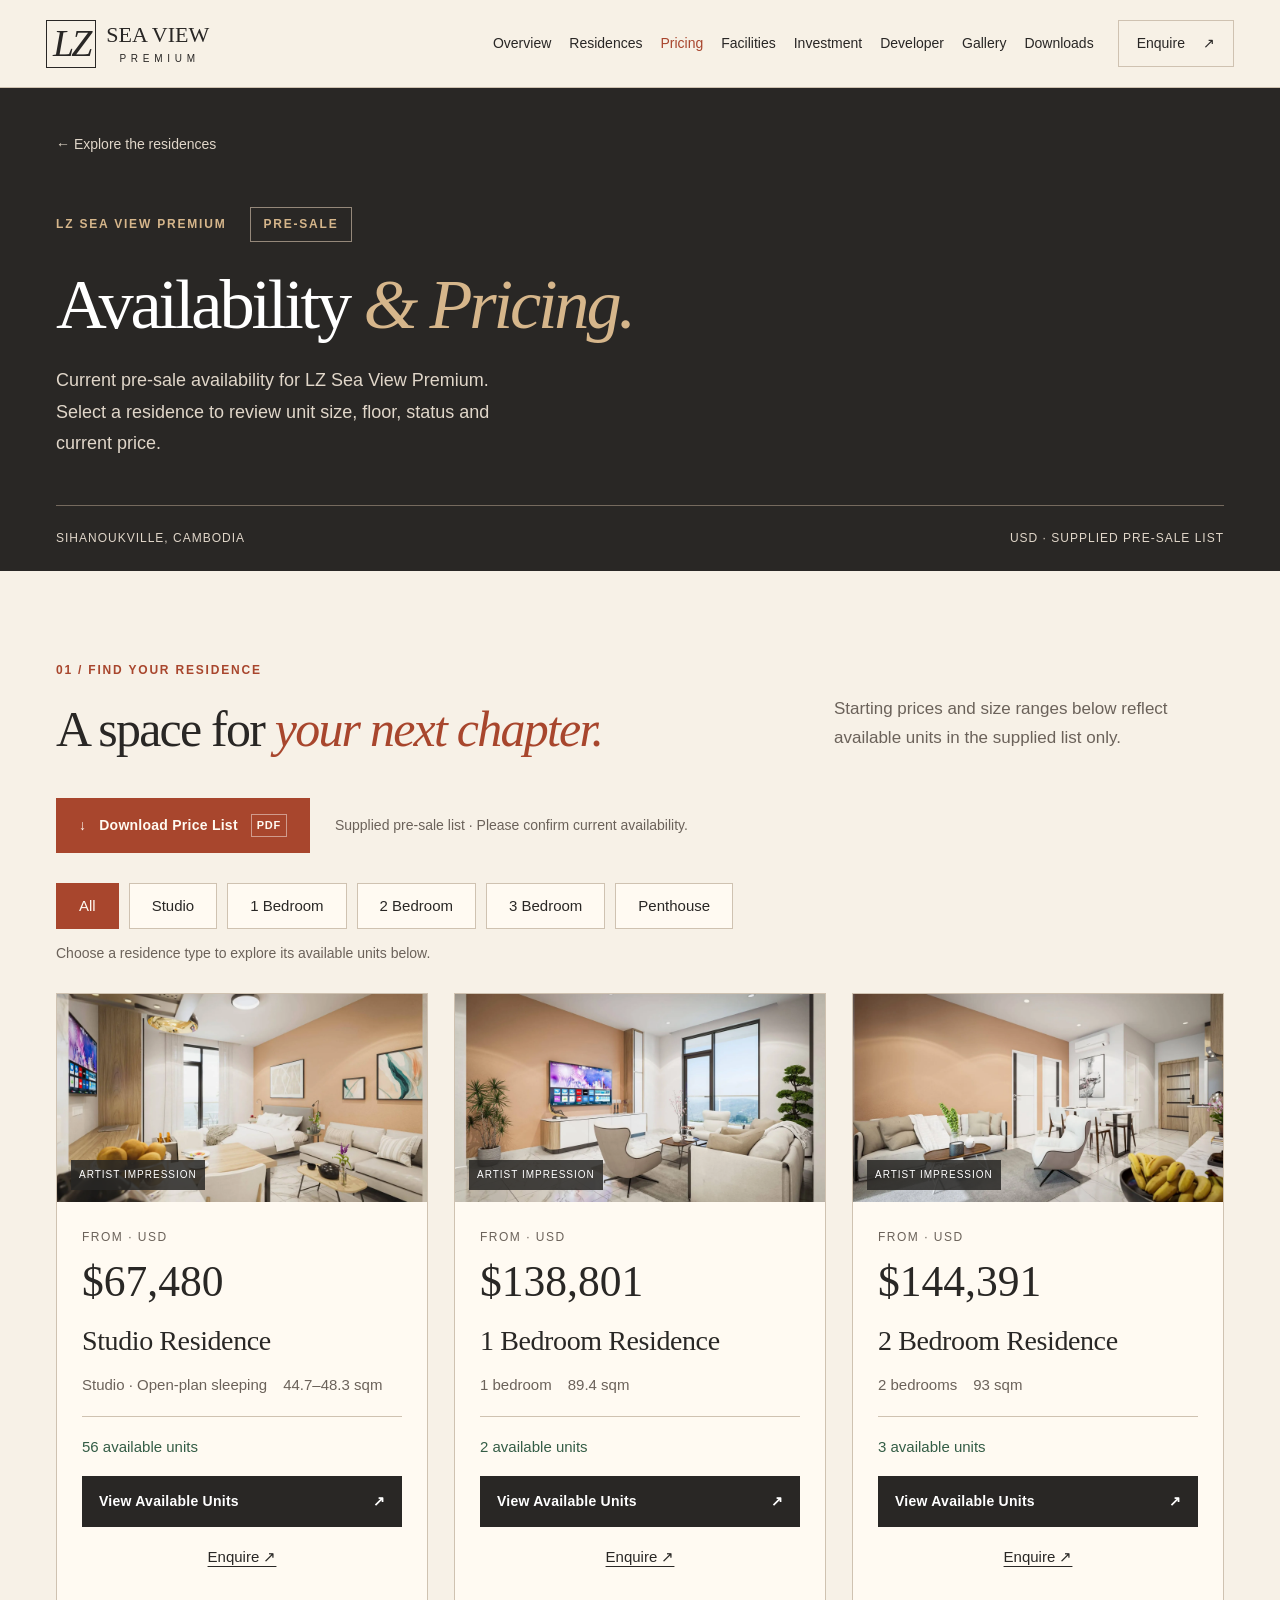
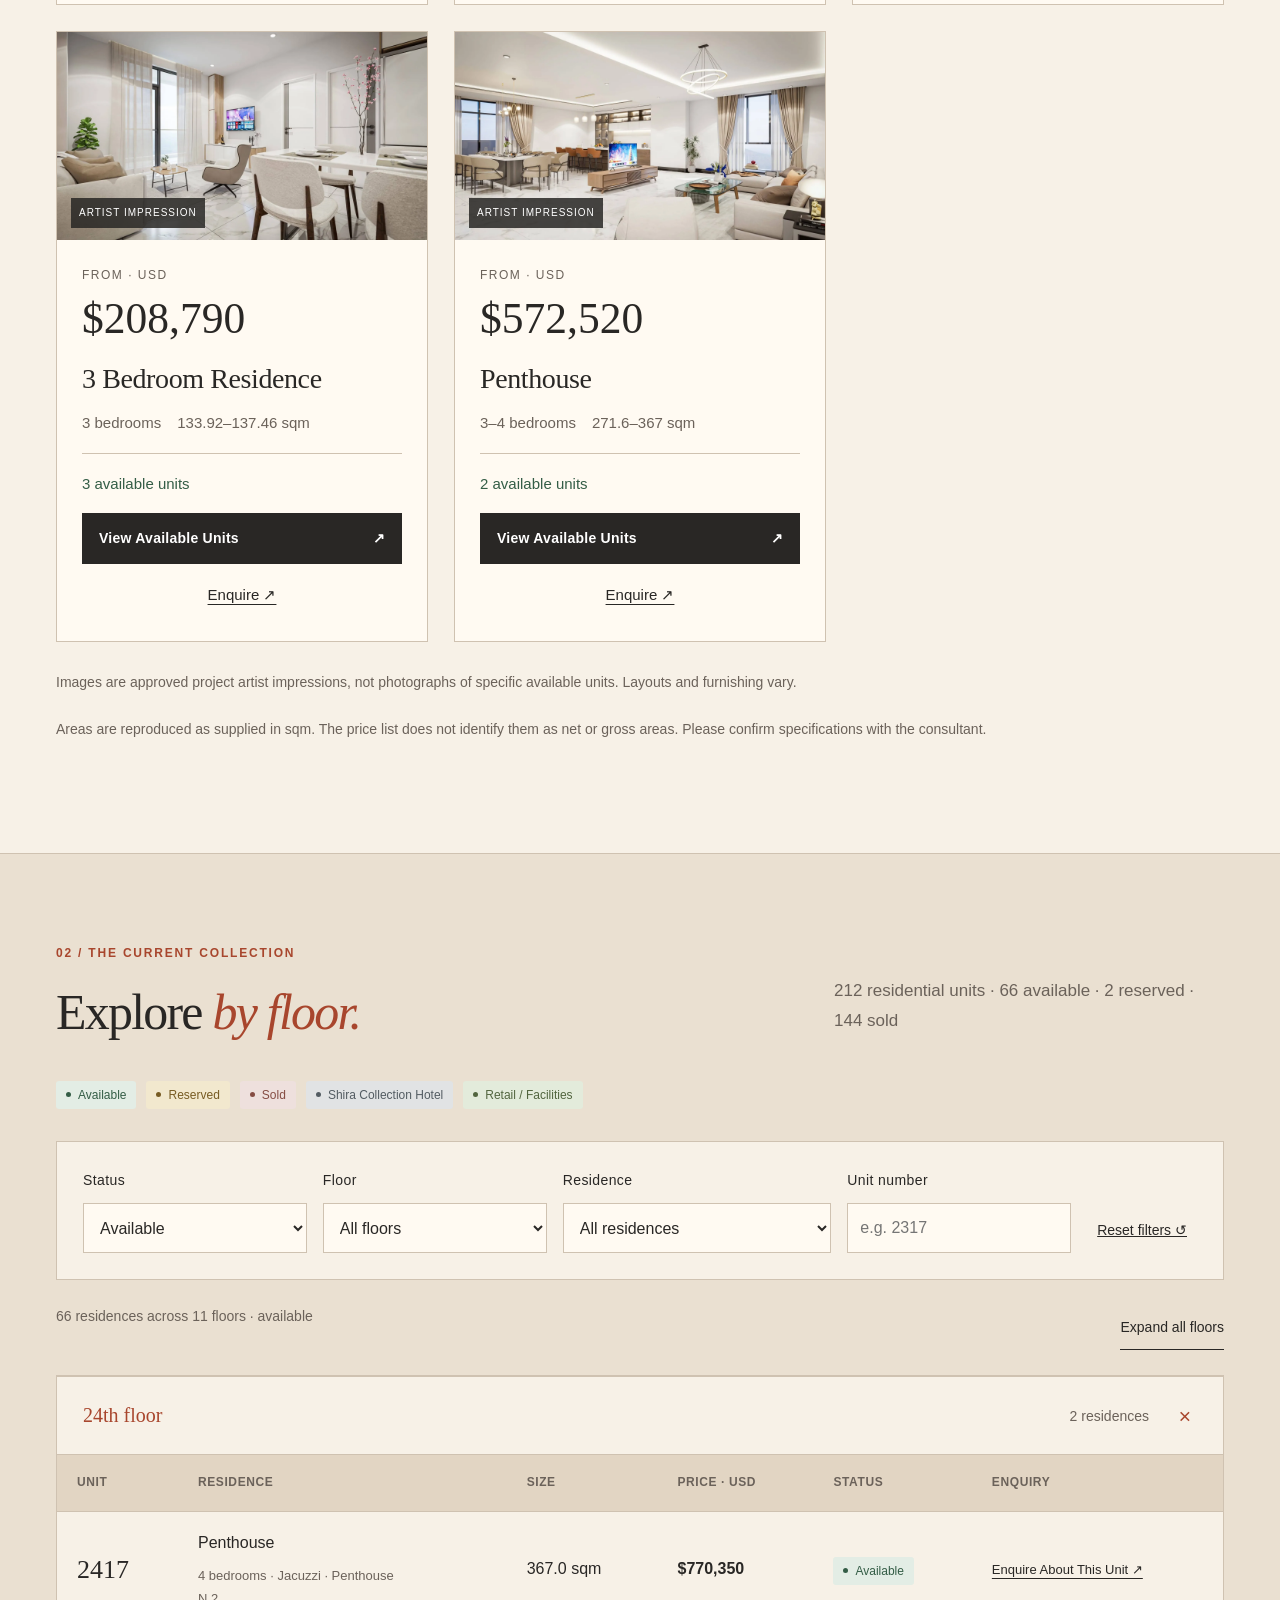
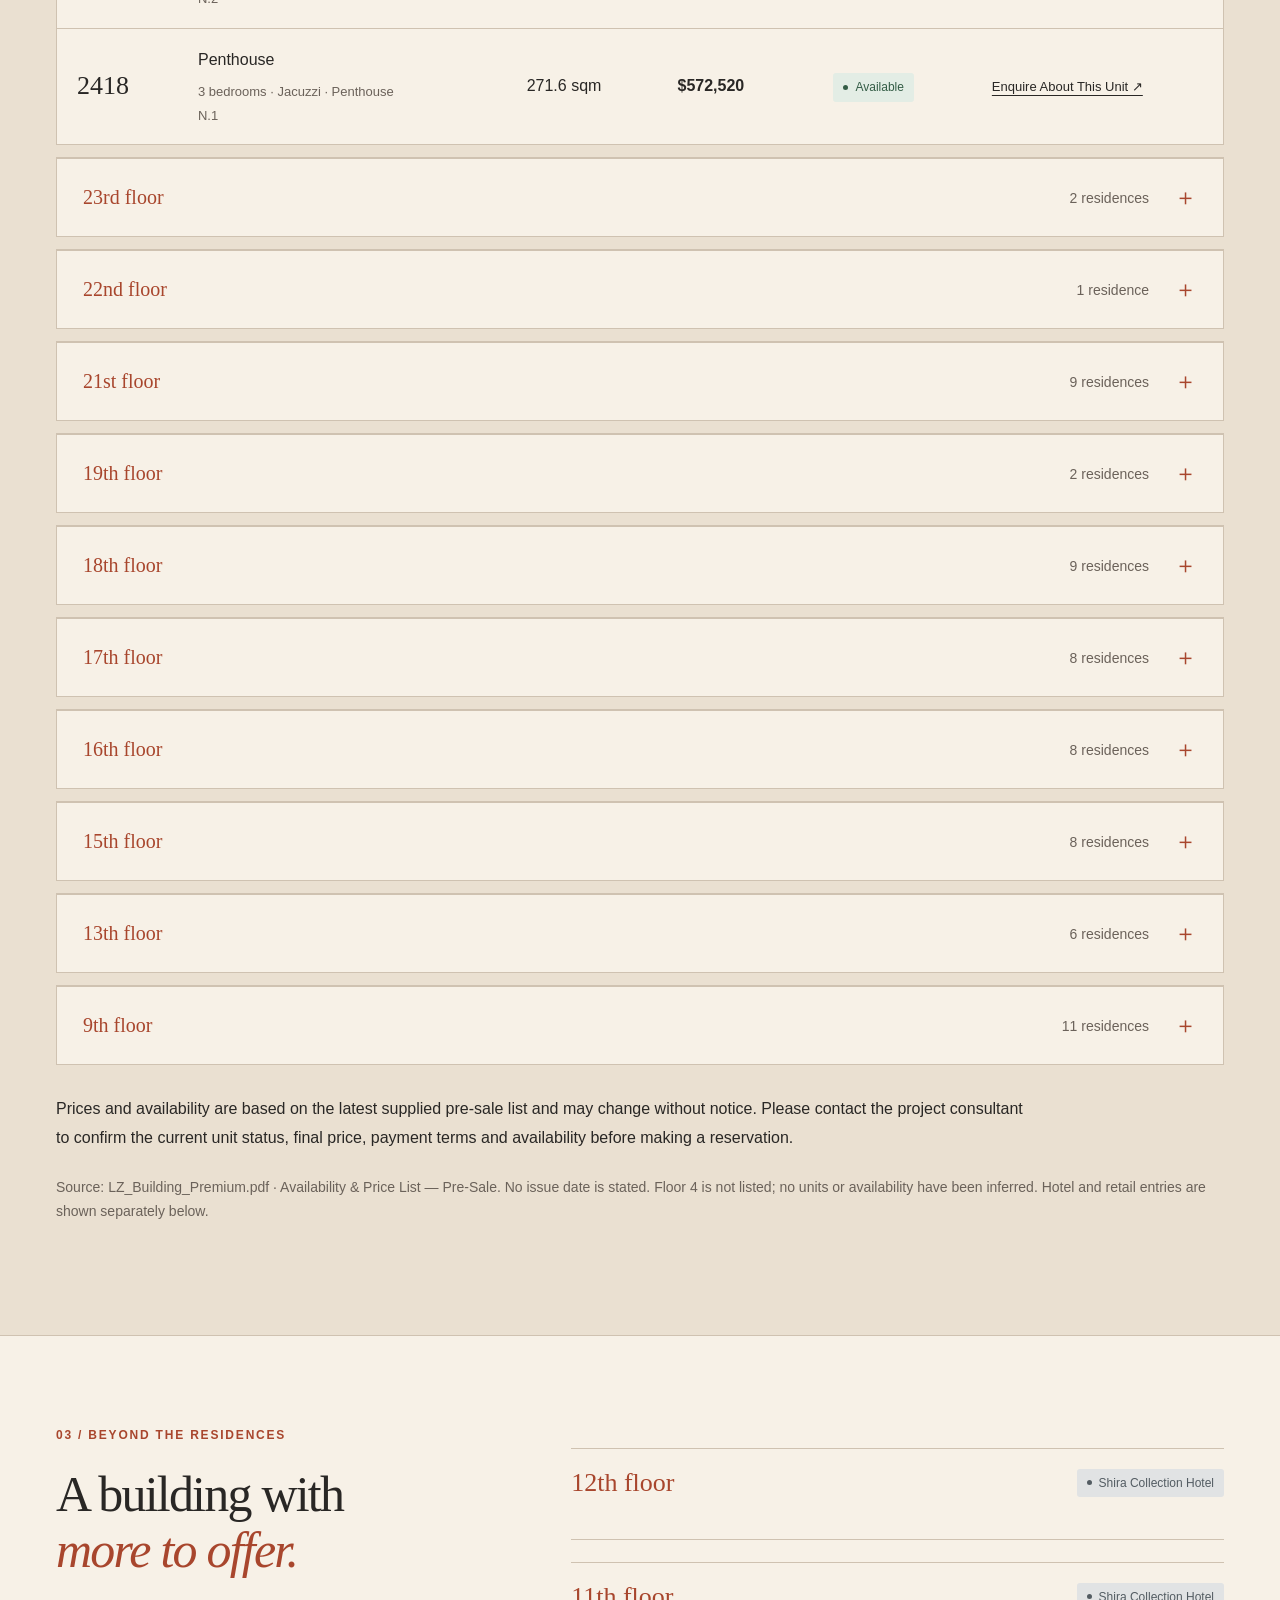
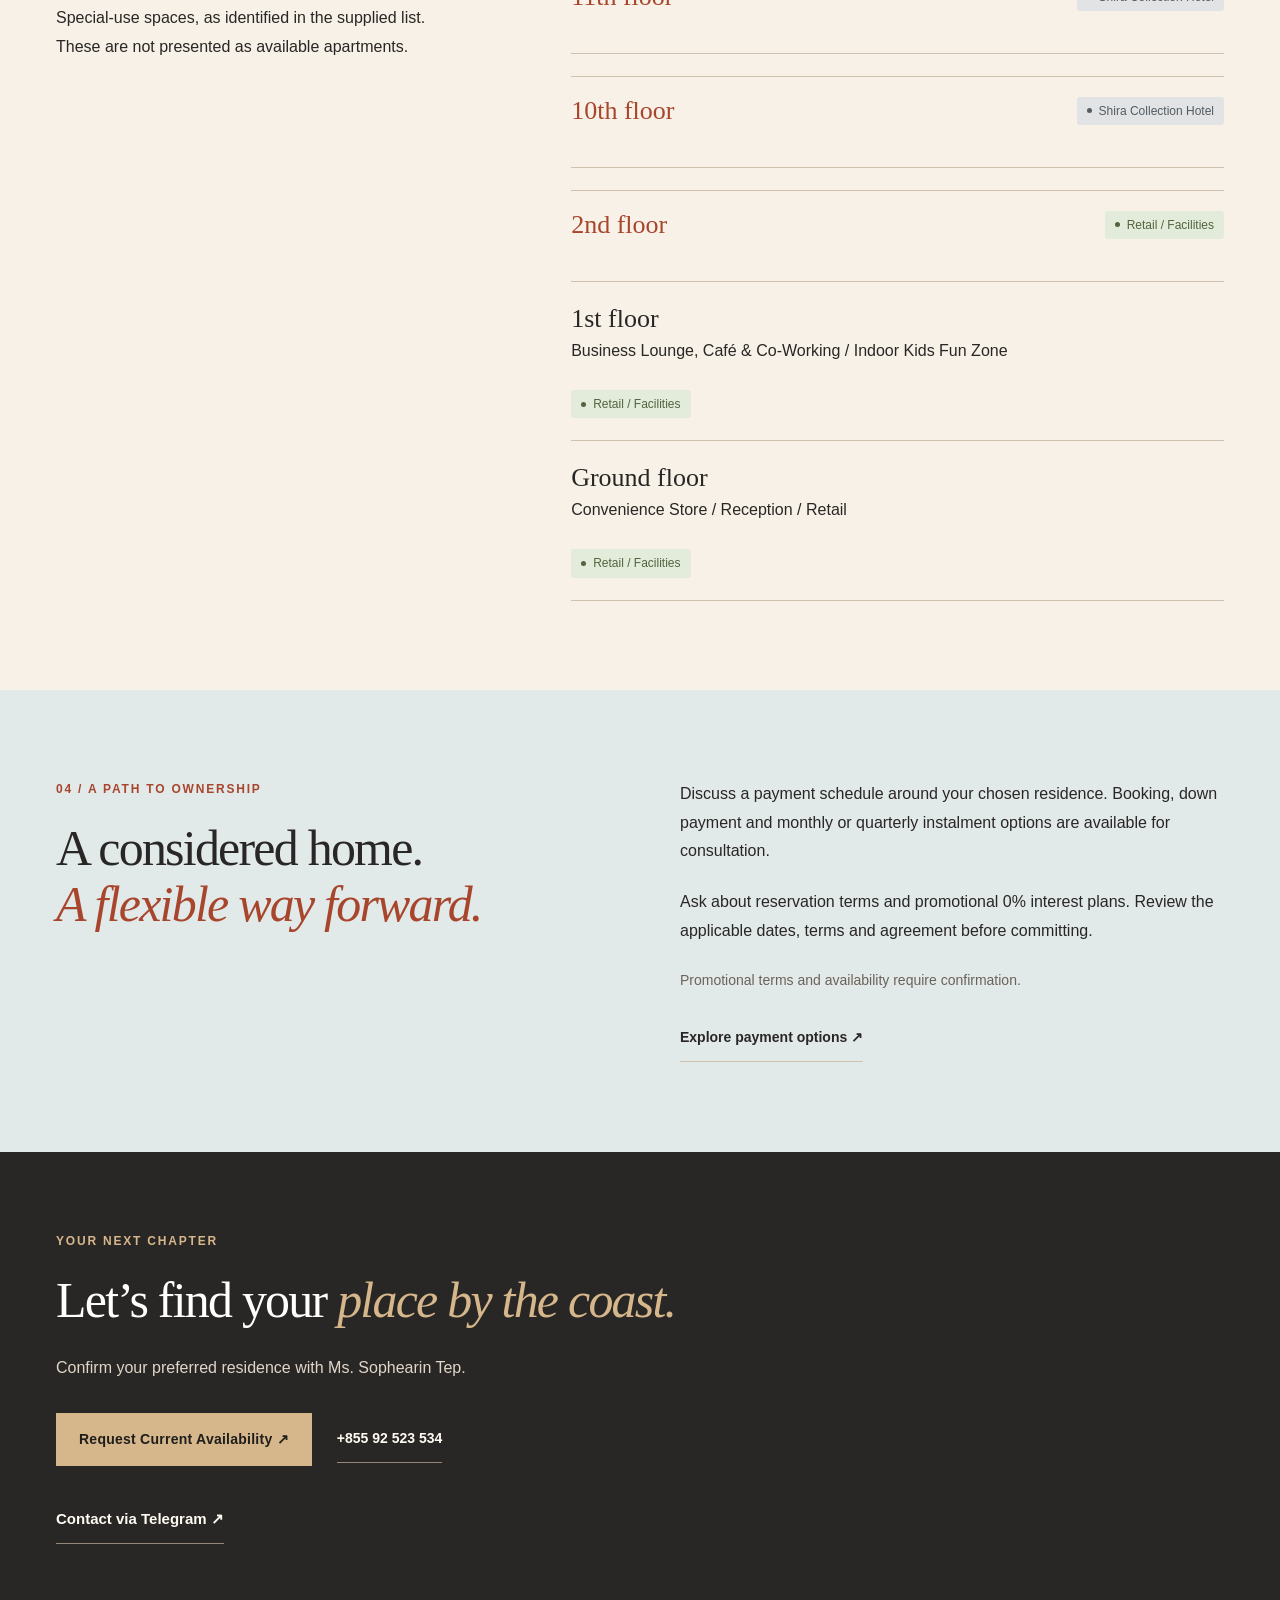
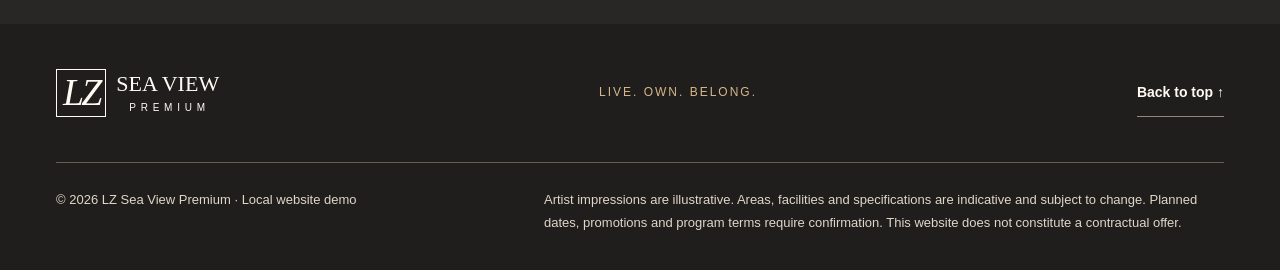
<file: pricing.html>
<!doctype html>
<html lang="en">
<head>
<meta charset="utf-8"><meta name="viewport" content="width=device-width, initial-scale=1">
<title>Availability & Pricing · LZ Sea View Premium</title>
<meta name="description" content="Explore the supplied pre-sale prices and unit availability at LZ Sea View Premium. Filter by floor, residence and status, and contact the project consultant.">
<meta name="robots" content="noindex,nofollow"><meta name="theme-color" content="#292725">
<link rel="icon" href="data:image/svg+xml,%3Csvg xmlns='http://www.w3.org/2000/svg' viewBox='0 0 64 64'%3E%3Crect width='64' height='64' fill='%23292725'/%3E%3Ctext x='32' y='44' text-anchor='middle' font-family='Georgia' font-size='36' fill='%23d6b68b'%3ELZ%3C/text%3E%3C/svg%3E">
<link rel="stylesheet" href="assets/css/style.css"><link rel="stylesheet" href="assets/css/pricing.css"><link rel="stylesheet" href="assets/css/editorial.css">
<script defer src="assets/js/pricing-data.js"></script><script defer src="assets/js/pricing.js"></script>
</head>
<body class="pricing-page">
<a class="skip" href="#main">Skip to content</a>
<header class="header">
  <a class="brand" href="index.html#home" aria-label="LZ Sea View Premium home"><span class="brand-monogram">LZ</span><span>SEA VIEW<small>P R E M I U M</small></span></a>
  <button class="menu-toggle" aria-expanded="false" aria-controls="nav">Menu <span>☰</span></button>
  <nav id="nav" aria-label="Main navigation"><a href="index.html#overview">Overview</a><a href="index.html#residences">Residences</a><a href="pricing.html" aria-current="page">Pricing</a><a href="index.html#facilities">Facilities</a><a href="index.html#investment">Investment</a><a href="index.html#developer">Developer</a><a href="index.html#gallery">Gallery</a><a href="index.html#downloads">Downloads</a><a class="nav-contact" href="index.html#contact">Enquire <span>↗</span></a></nav>
</header>
<main id="main">
<section class="price-hero"><div class="wrap">
<a class="price-back" href="index.html#residences">← Explore the residences</a>
<p class="eyebrow light">LZ SEA VIEW PREMIUM <span class="pre-sale">PRE-SALE</span></p>
<h1>Availability <em>&amp; Pricing.</em></h1>
<p class="price-intro">Current pre-sale availability for LZ Sea View Premium. Select a residence to review unit size, floor, status and current price.</p>
<div class="price-hero-bottom"><span>SIHANOUKVILLE, CAMBODIA</span><span>USD · SUPPLIED PRE-SALE LIST</span></div>
</div></section>
<section class="section wrap price-overview" aria-labelledby="overview-title">
<div class="section-head"><div><p class="eyebrow">01 / FIND YOUR RESIDENCE</p><h2 id="overview-title">A space for <em>your next chapter.</em></h2></div><p>Starting prices and size ranges below reflect available units in the supplied list only.</p></div>
<p class="price-download-row"><a class="button price-download" href="assets/documents/LZ_Building_Premium.pdf" target="_blank" rel="noopener noreferrer" download><span aria-hidden="true">↓</span> Download Price List <span class="pdf-label">PDF</span></a><span class="fine">Supplied pre-sale list · Please confirm current availability.</span></p>
<div id="quick-types" class="quick-types" role="group" aria-label="Show available residences by type"></div>
<p class="fine">Choose a residence type to explore its available units below.</p>
<div id="category-cards" class="category-grid"></div>
<p class="fine">Images are approved project artist impressions, not photographs of specific available units. Layouts and furnishing vary.</p>
<noscript><p>Please enable JavaScript to explore the inventory. <a href="index.html#contact">Contact the consultant for current availability.</a></p></noscript>
<p class="fine">Areas are reproduced as supplied in sqm. The price list does not identify them as net or gross areas. Please confirm specifications with the consultant.</p>
</section>
<section class="inventory-section" id="availability" aria-labelledby="inventory-title"><div class="wrap section">
<div class="section-head"><div><p class="eyebrow">02 / THE CURRENT COLLECTION</p><h2 id="inventory-title">Explore <em>by floor.</em></h2></div><p id="inventory-totals"></p></div>
<div class="legend" aria-label="Status legend"><span class="status available">Available</span><span class="status reserved">Reserved</span><span class="status sold">Sold</span><span class="status hotel">Shira Collection Hotel</span><span class="status retail">Retail / Facilities</span></div>
<form id="filters" class="price-filters" role="search" aria-label="Filter residences">
<label>Status<select id="status-filter"><option>Available</option><option>All</option><option>Reserved</option><option>Sold</option></select></label>
<label>Floor<select id="floor-filter"><option value="All">All floors</option></select></label>
<label>Residence<select id="type-filter"><option value="All">All residences</option></select></label>
<label>Unit number<input id="unit-filter" type="search" inputmode="numeric" placeholder="e.g. 2317" autocomplete="off"></label>
<button class="reset-filter" type="reset">Reset filters ↺</button>
</form>
<div class="inventory-toolbar"><p id="result-count" role="status" aria-live="polite"></p><button id="expand-floors" type="button">Expand all floors</button></div>
<div id="floor-results"></div>
<p class="pricing-disclaimer">Prices and availability are based on the latest supplied pre-sale list and may change without notice. Please contact the project consultant to confirm the current unit status, final price, payment terms and availability before making a reservation.</p>
<p class="fine">Source: LZ_Building_Premium.pdf · Availability &amp; Price List — Pre-Sale. No issue date is stated. Floor 4 is not listed; no units or availability have been inferred. Hotel and retail entries are shown separately below.</p>
</div></section>
<section class="section wrap building-use" aria-labelledby="building-title"><div><p class="eyebrow">03 / BEYOND THE RESIDENCES</p><h2 id="building-title">A building with<br><em>more to offer.</em></h2><p>Special-use spaces, as identified in the supplied list. These are not presented as available apartments.</p></div><div id="special-floors"></div></section>
<section class="price-payment"><div class="wrap section"><div><p class="eyebrow">04 / A PATH TO OWNERSHIP</p><h2>A considered home.<br><em>A flexible way forward.</em></h2></div><div><p>Discuss a payment schedule around your chosen residence. Booking, down payment and monthly or quarterly instalment options are available for consultation.</p><p>Ask about reservation terms and promotional 0% interest plans. Review the applicable dates, terms and agreement before committing.</p><p class="fine">Promotional terms and availability require confirmation.</p><a class="text-link" href="index.html#payment">Explore payment options ↗</a></div></div></section>
<section class="price-contact"><div class="wrap"><p class="eyebrow light">YOUR NEXT CHAPTER</p><h2>Let’s find your <em>place by the coast.</em></h2><p>Confirm your preferred residence with Ms. Sophearin Tep.</p><div class="actions"><a class="button gold" href="https://wa.me/85592523534?text=Hello%2C%20I%20would%20like%20to%20confirm%20current%20LZ%20Sea%20View%20Premium%20availability." target="_blank" rel="noopener noreferrer">Request Current Availability ↗</a><a class="text-link pale" href="tel:+85592523534">+855 92 523 534</a></div><a class="text-link pale" href="https://t.me/Sophea_Gency" target="_blank" rel="noopener noreferrer">Contact via Telegram ↗</a></div></section>
</main>
<footer><div class="wrap footer-top"><a class="brand" href="#main"><span class="brand-monogram">LZ</span><span>SEA VIEW<small>P R E M I U M</small></span></a><p>LIVE. OWN. BELONG.</p><a href="#main" class="text-link pale">Back to top ↑</a></div><div class="wrap footer-bottom"><p>© 2026 LZ Sea View Premium · Local website demo</p><p>Artist impressions are illustrative. Areas, facilities and specifications are indicative and subject to change. Planned dates, promotions and program terms require confirmation. This website does not constitute a contractual offer.</p></div></footer>
<aside id="mobile-enquiry" class="mobile-enquiry" aria-label="Quick residence enquiry" hidden><div><small id="mobile-price-label"></small><strong id="mobile-price"></strong><small>USD · Subject to confirmation</small></div><a id="mobile-enquiry-link" class="button gold" target="_blank" rel="noopener noreferrer">Enquire ↗</a></aside>
</body></html>
</file>
<file: assets/css/style.css>
/* Local, framework-free. System typography keeps the demo usable offline. */
:root{--ink:#152e33;--navy:#10292c;--deep:#0b2127;--gold:#d1b587;--paper:#f9f8f4;--muted:#627073;--line:#dce0d9;--serif:Georgia,'Times New Roman',serif;--sans:'Segoe UI',Arial,sans-serif}*{box-sizing:border-box}html{scroll-behavior:smooth;scroll-padding-top:90px}body{margin:0;background:var(--paper);color:var(--ink);font-family:var(--sans);font-size:15px;line-height:1.75}button,input,select,textarea{font:inherit}button,a,input,select,textarea{-webkit-tap-highlight-color:transparent}button,a{touch-action:manipulation}a{color:inherit;text-decoration:none}button{cursor:pointer}img{max-width:100%;display:block}button{color:inherit}p{margin:0 0 22px}h1,h2,h3{font-weight:400;line-height:1.12;margin:0 0 25px}h1,h2{font-family:var(--serif);letter-spacing:-1.8px}h1{font-size:clamp(42px,4.35vw,83px)}h2{font-size:clamp(34px,3.35vw,58px)}h3{font-family:var(--serif);font-size:27px;letter-spacing:-.4px}em{font-weight:400;color:#967243}button{border:0}button:focus-visible,a:focus-visible,summary:focus-visible{outline:3px solid #b7873d;outline-offset:5px}input:focus,textarea:focus,select:focus{outline:2px solid #a87c40;outline-offset:2px}.wrap{max-width:1344px;width:calc(100% - 112px);margin-inline:auto}.section{padding-top:105px;padding-bottom:105px}.eyebrow{font-size:10px;letter-spacing:2.3px;font-weight:600;color:#856941;margin-bottom:22px;line-height:1.6}.eyebrow.light{color:var(--gold)}.fine{font-size:12px;line-height:1.7;color:var(--muted)}.lead{font-size:20px;line-height:1.55}.button{display:inline-flex;align-items:center;justify-content:space-between;gap:25px;padding:15px 24px;font-size:12px;font-weight:600;letter-spacing:.25px;min-height:48px;border:1px solid transparent;transition:background .2s,transform .2s}.button:hover{transform:translateY(-2px)}.gold{background:var(--gold);color:#17282b}.gold:hover{background:#e4caa3}.dark{background:var(--ink);color:white}.dark:hover{background:#25484b}.outline{border-color:#9faeaa;background:transparent}.light-outline{border-color:#81918e;color:#fff;background:transparent}.text-link{display:inline-flex;gap:24px;align-items:center;font-size:12px;font-weight:600;padding:10px 0;border-bottom:1px solid #bdc3bb}.pale{color:#f1eee7;border-color:#6a7976}.actions{display:flex;gap:25px;align-items:center;flex-wrap:wrap}.center{text-align:center;margin-top:35px}.skip{position:fixed;left:20px;top:-100px;background:white;padding:12px;z-index:100}.skip:focus{top:20px}.header{height:88px;display:flex;align-items:center;justify-content:space-between;padding:0 3.6%;position:sticky;top:0;z-index:20;background:#faf9f6f7;border-bottom:1px solid #e5e3db;backdrop-filter:blur(12px)}.brand{display:flex;align-items:center;gap:10px;flex-shrink:0;font-family:var(--serif);font-size:22px;line-height:1}.brand-monogram{font-size:38px;font-style:italic;border:1px solid currentColor;padding:3px 6px 5px;letter-spacing:-3px}.brand small{font-size:9px;font-family:var(--sans);display:block;text-align:center;margin-top:8px;letter-spacing:1px}.header nav{display:flex;gap:25px;align-items:center;font-size:11px;font-weight:500}.header nav a:hover{color:#926b37}.nav-contact{padding:10px 18px;border:1px solid #bfc6bf;margin-left:6px;display:flex;gap:28px}.menu-toggle{display:none}.hero{background:var(--navy);color:#fff;display:grid;grid-template-columns:48% 52%;min-height:700px}.hero-copy{padding:82px 8% 26px 11%;display:flex;flex-direction:column;justify-content:center}.hero h1{margin-bottom:28px}.hero em{color:#d3b992}.hero-name{letter-spacing:3px;font-size:11px;margin-bottom:18px}.hero-intro{max-width:400px;font-size:15px;color:#c4cecc;line-height:1.85;margin-bottom:32px}.hero .text-link{font-size:11px}.hero-brochure{font-size:11px;color:#c5ceca;display:flex;gap:28px;margin-top:22px;align-self:flex-start}.hero-bottom{display:flex;justify-content:space-between;align-items:end;gap:20px;border-top:1px solid #ffffff26;padding-top:24px;margin-top:60px;font-size:8px;letter-spacing:1.5px;color:#b6c2bf}.hero-bottom strong{display:block;font-size:13px;letter-spacing:.5px;color:#fff;margin-top:6px;font-weight:400}.hero-bottom a{display:flex;gap:20px;align-items:center}.hero-bottom a span{font-size:24px}.hero-visual{position:relative;min-height:700px;overflow:hidden}.hero-visual>img{width:100%;height:100%;object-fit:cover;position:absolute;object-position:50% 48%}.image-note{position:absolute;bottom:16px;left:18px;color:#fff;font-size:8px;letter-spacing:1.4px;background:#10292ca8;padding:5px 9px;z-index:2}.hero-stamp{position:absolute;bottom:32px;right:30px;border:1px solid #ffffff80;padding:17px 20px;display:flex;gap:40px;align-items:end;font-size:12px;line-height:1.5;letter-spacing:2px;background:#10292c30;color:white}.hero-stamp>span:last-child{font-size:28px}.tiny-line{width:27px;height:1px;display:inline-block;background:var(--gold);vertical-align:middle;margin-right:10px}.highlights{display:grid;grid-template-columns:repeat(4,1fr);border-bottom:1px solid var(--line);padding:32px 0}.highlights>div{border-right:1px solid var(--line);padding-left:32px}.highlights>div:first-child{padding-left:0}.highlights>div:last-child{border:0}.highlights b{display:block;font-family:var(--serif);font-size:24px;font-weight:400}.highlights span{color:var(--muted);font-size:11px}.overview{display:grid;grid-template-columns:1fr 1fr;gap:100px;align-items:center}.picture{position:relative;overflow:hidden;background:#d8ddd6;padding:0;text-align:left}.picture>img{width:100%;height:100%;object-fit:cover;transition:transform .6s}.picture:hover>img{transform:scale(1.025)}.portrait{height:610px}.picture-caption{position:absolute;bottom:60px;left:35px;color:white;font-size:10px;letter-spacing:2px;z-index:2}.picture-caption em{font-size:28px;letter-spacing:0;color:white;font-family:var(--serif)}.portrait:after{content:'';position:absolute;inset:50% 0 0;background:linear-gradient(transparent,#10292ccc)}.section-copy p:not(.eyebrow):not(.lead){color:var(--muted)}.inline-facts{display:flex;gap:12px;flex-wrap:wrap;margin:25px 0}.inline-facts span{font-size:8px;letter-spacing:1px;border:1px solid var(--line);padding:6px 9px}.location-section{background:#eeeFE8}.location-grid{display:grid;grid-template-columns:.85fr 1.15fr;gap:70px;align-items:center}.address{font-size:13px;border-left:2px solid var(--gold);padding-left:18px}.nearby{display:grid;grid-template-columns:1fr 1fr;gap:20px;margin:26px 0}.nearby strong{display:block;font:30px var(--serif)}.nearby small{font:13px var(--sans)}.nearby span{font-size:11px;color:var(--muted)}.map-card{background:white;border:1px solid #d8ddd5;padding:12px}.map-preview{padding:0;position:relative;display:block;width:100%;background:#edf2ed}.map-preview img{width:100%;height:440px;object-fit:cover}.map-preview>span{position:absolute;bottom:14px;left:14px;right:14px;background:#fff;padding:13px 18px;font-size:12px;display:flex;justify-content:space-between}.map-card>p{font-size:8px;letter-spacing:2px;text-align:center;margin:16px 0 5px}.section-head{display:flex;justify-content:space-between;gap:45px;align-items:end;margin-bottom:40px}.section-head h2,.section-head h3{margin-bottom:0}.section-head>p{font-size:13px;max-width:320px;color:var(--muted);margin-bottom:5px}.tabs,.filter-row{display:flex;gap:4px;flex-wrap:wrap;border-bottom:1px solid #cbd2ca;margin-bottom:35px}.tabs button,.filter-row button{padding:15px 25px;background:transparent;font-size:12px;border-bottom:2px solid transparent;min-height:46px}.tabs button[aria-selected=true],.filter-row button[aria-pressed=true]{color:#856134;border-color:#a88550}.tabs button:hover,.filter-row button:hover{background:#eaece4}.unit-layout{display:grid;grid-template-columns:1.4fr 1fr;gap:50px}.unit-feature{padding:0;position:relative;width:100%;background:#dcdcd2}.unit-feature img{width:100%;height:420px;object-fit:cover}.unit-feature .expand{position:absolute;right:18px;bottom:16px;color:white;background:#10292cac;padding:4px 10px;font-size:11px}.unit-thumbs{display:grid;grid-template-columns:repeat(4,1fr);gap:10px;margin-top:10px}.unit-thumbs button{padding:0;position:relative;overflow:hidden;height:85px}.unit-thumbs img{width:100%;height:100%;object-fit:cover}.unit-thumbs button:hover{outline:2px solid var(--gold)}.unit-copy{padding:25px 0}.unit-copy h3{font-size:38px}.unit-size{font:30px var(--serif);padding:18px 0;border-block:1px solid var(--line);margin:22px 0}.unit-size small{display:block;font:11px var(--sans);margin-top:7px;color:var(--muted)}.unit-copy ul{padding:0;list-style:none;line-height:2;font-size:13px}.unit-copy li:before{content:'—';margin-right:10px;color:#a5824f}.unit-copy .actions{margin-top:25px;gap:15px}.unit-copy .button{font-size:11px;padding:13px 16px;gap:15px}.residence-note{margin-top:22px;margin-bottom:0}.facilities-section{background:var(--navy);color:#fff}.facilities-section h2 em{color:var(--gold)}.facilities-section .section-head>p{color:#b9c5c2}.facility-mosaic{display:grid;grid-template-columns:1.4fr 1fr;grid-template-rows:235px 235px;gap:16px}.facility-wide{grid-row:span 2}.facility-caption{position:absolute;left:26px;bottom:50px;color:white;text-shadow:0 1px 6px #000;z-index:1}.facility-caption small{display:block;font-size:9px;letter-spacing:2px;margin-bottom:12px}.facility-caption b{font:26px var(--serif)}.facility-wide .facility-caption b{font-size:38px}.facility-mosaic .picture:after{content:'';position:absolute;inset:40% 0 0;background:linear-gradient(transparent,#0009)}.facility-list{display:grid;grid-template-columns:repeat(4,1fr);margin-top:40px;gap:30px}.facility-list>div{border-top:1px solid #49615f;padding-top:16px}.facility-list span{color:#bba074;font:11px var(--sans)}.facility-list h3{font-size:20px;margin:14px 0 7px}.facility-list p{font-size:11px;color:#bbc5c2;line-height:1.6}.dark-details{color:#bfcac6;margin-top:15px}.dark-details summary{color:#e9e9e0;border-color:#526260}.dark-details p{font-size:13px}.benefits{display:grid;grid-template-columns:repeat(4,1fr);gap:35px}.benefits article{border-top:1px solid var(--line);padding-top:22px}.benefits h3{font-size:22px}.benefits p{font-size:13px;color:var(--muted)}.line-icon{display:block;color:#9d7a46;font-size:32px;margin-bottom:20px}.rental-card{display:grid;grid-template-columns:.8fr 1.2fr;margin-top:60px;background:#eeefe8}.rental-number{background:var(--ink);color:white;padding:45px;text-align:center;display:flex;align-items:center;justify-content:center;flex-direction:column}.rental-number b{font:124px/1 var(--serif);color:#dac19d}.rental-number b span{font-size:55px}.rental-number p{margin-bottom:16px}.rental-number small{font-size:9px;letter-spacing:1.2px}.gold-rule{height:1px;width:35px;background:var(--gold);margin:12px 0 28px}.rental-card>div:last-child{padding:50px}.rental-card h3{font-size:36px}.rental-card .fine{margin:25px 0 0}.management{display:grid;grid-template-columns:.8fr 1.2fr;gap:60px;margin-top:55px}.management h3{font-size:31px}.management p{color:var(--muted);font-size:13px}.service-chips{display:flex;gap:10px;flex-wrap:wrap}.service-chips span{border:1px solid #cbd1c8;font-size:11px;padding:6px 10px}.offer-section{background:#e9e9e0}.offer-grid{display:grid;grid-template-columns:1fr 1fr;gap:100px;align-items:center}.payment-steps{margin:30px 0}.payment-steps>div{display:flex;gap:20px;margin-top:25px}.payment-steps>div>span{border:1px solid #abb4aa;border-radius:50%;width:38px;height:38px;flex-shrink:0;display:grid;place-items:center;font-size:11px}.payment-steps h3{font-size:21px;margin-bottom:8px}.payment-steps p{font-size:12px;color:var(--muted);margin:0}.offer-card{background:var(--paper)}.offer-image{height:255px;position:relative;overflow:hidden}.offer-image img{width:100%;height:100%;object-fit:cover;object-position:50% 23%}.tag{position:absolute;left:17px;top:17px;background:#faf8f0;padding:7px 12px;font-size:8px;letter-spacing:1.2px}.offer-body{padding:35px}.offer-body h3{font-size:34px}.offer-body p{font-size:13px}.offer-body .fine{font-size:11px;margin-top:15px}.subtle-link{background:none;border-bottom:1px solid #aaa;padding:3px 0;font-size:11px}.developer-intro{display:grid;grid-template-columns:1fr 1fr;gap:100px}.developer-intro h2{font-size:60px}.developer-intro p{color:var(--muted)}.client-brand{width:190px;height:auto;margin-bottom:30px;mix-blend-mode:multiply}.track-heading{margin-top:80px}.track-heading h3{font-size:30px}.track-grid{display:grid;grid-template-columns:1fr 1fr;gap:35px}.track-grid article{border:1px solid var(--line)}.track-main{position:relative;height:320px;width:100%;padding:0;display:block}.track-main img{width:100%;height:100%;object-fit:cover}.track-thumbs{display:grid;grid-template-columns:1fr 1fr;gap:8px;margin:8px}.track-thumbs button{padding:0;height:140px}.track-thumbs img{width:100%;height:100%;object-fit:cover}.track-copy{padding:22px 27px}.track-copy h3{margin-bottom:10px}.track-copy span{font-size:9px;letter-spacing:1.3px}.track-copy p{font-size:13px;color:var(--muted);margin-top:15px}.gallery-section{background:#eeefe8}.filter-row{margin-bottom:15px}.filter-row button{padding:10px 17px;font-size:11px}.gallery-grid{display:grid;grid-template-columns:repeat(3,1fr);gap:17px}.gallery-tile{padding:0;background:#e1e5db;position:relative;overflow:hidden;aspect-ratio:1.4;text-align:left}.gallery-tile img{height:100%;width:100%;object-fit:cover;transition:transform .4s}.gallery-tile:hover img{transform:scale(1.05)}.gallery-tile>span{position:absolute;bottom:0;left:0;right:0;color:white;padding:30px 15px 12px;background:linear-gradient(transparent,#10292ccf);font-size:11px}.gallery-tile small{display:block;font-size:8px;letter-spacing:1px;opacity:.85}.brochure-cards{display:grid;grid-template-columns:repeat(3,1fr);gap:22px}.brochure-card{border:1px solid var(--line);padding:30px;position:relative;background:#f0f0e8}.brochure-card>span{font-size:9px;letter-spacing:2px;color:#8c724b}.brochure-card h3{margin:22px 0 10px;font-size:30px}.brochure-card p{font-size:12px;color:var(--muted)}.brochure-card .text-link{width:100%;justify-content:space-between}.plans-layout{display:grid;grid-template-columns:.8fr 1.2fr;gap:80px;margin-top:55px}.plans-layout p{color:var(--muted)}details{border-bottom:1px solid var(--line)}summary{list-style:none;display:flex;justify-content:space-between;gap:20px;align-items:center;padding:19px 0;cursor:pointer;font-size:14px;border-top:1px solid var(--line)}summary::-webkit-details-marker{display:none}summary span{font-size:20px;color:#94774b}details[open] summary span{transform:rotate(45deg)}details p{font-size:13px}.doc-row{display:flex;justify-content:space-between;gap:20px;border-top:1px dashed #d5d9d2;padding:13px 0;font-size:12px}.doc-row span{max-width:73%}.doc-row small{display:block;font-size:10px;color:var(--muted)}.doc-row a{white-space:nowrap;color:#735526;font-weight:600}.video-section{padding-bottom:20px}.video-poster{width:100%;aspect-ratio:16/9;max-height:650px;display:block;position:relative;padding:0;overflow:hidden;background:var(--ink);color:white}.video-poster>img{width:100%;height:100%;object-fit:cover;opacity:.53;transition:transform 1s}.video-poster:hover>img{transform:scale(1.03)}.video-content{position:absolute;inset:0;display:flex;align-items:center;justify-content:center;flex-direction:column;padding:20px;background:linear-gradient(transparent,#0b222548)}.video-content>strong{font:44px var(--serif);margin:20px 0 10px}.video-content>span:last-child{font-size:12px}.play{width:75px;height:75px;border:1px solid #fff9;border-radius:50%;background:#ffffff20;display:grid;place-items:center;padding-left:4px;font-size:22px;backdrop-filter:blur(6px)}.video-meta{position:absolute;bottom:22px;left:28px;right:28px;display:flex;justify-content:space-between;font-size:9px;letter-spacing:2px}.legal-section{display:grid;grid-template-columns:1fr 1fr;gap:100px}.legal-section>div:first-child>p:not(.eyebrow){max-width:440px;color:var(--muted)}.contact-section{background:var(--navy);color:white}.contact-section h2 em{color:var(--gold)}.contact-grid{display:grid;grid-template-columns:1fr 1fr;gap:100px}.contact-grid>div>p{color:#c4cdc9;max-width:390px}.consultant{display:flex;gap:20px;align-items:center;margin:35px 0}.consultant-initials{width:60px;height:60px;display:grid;place-items:center;border:1px solid #9a997f;border-radius:50%;font:25px var(--serif);color:var(--gold)}.consultant h3{font-size:25px;margin-bottom:5px}.consultant div>span{font-size:8px;letter-spacing:1.8px;color:var(--gold);display:block}.consultant div>a{display:block;font-size:17px;margin-top:6px}.contact-buttons{display:flex;gap:10px;flex-wrap:wrap;margin-bottom:25px}.contact-buttons .button{padding:11px 19px;gap:12px}.contact-grid>div>.fine{font-size:12px;margin-top:30px}.enquiry-form{background:var(--paper);color:var(--ink);padding:37px}.enquiry-form h3{font-size:28px}.enquiry-form label{display:block;font-size:11px;font-weight:500;margin-bottom:20px}.enquiry-form input,.enquiry-form select,.enquiry-form textarea{display:block;width:100%;border:0;border-bottom:1px solid #b9c3b9;background:transparent;border-radius:0;padding:10px 0;color:var(--ink);font-size:13px;margin-top:4px;resize:vertical}.form-row{display:grid;grid-template-columns:1fr 1fr;gap:25px}.enquiry-form .button{width:100%}.enquiry-form .fine{font-size:11px}.enquiry-form #form-status{margin:15px 0 0}.enquiry-form .eyebrow{margin-bottom:15px}footer{background:#091c21;color:#eaece4}.footer-top{display:flex;justify-content:space-between;align-items:center;gap:30px;padding:45px 0;border-bottom:1px solid #31433f}.footer-top>p{font-size:10px;letter-spacing:3px;margin:0;color:var(--gold)}.footer-bottom{display:flex;justify-content:space-between;gap:50px;padding:25px 0 35px;color:#a3b1ad;font-size:10px}.footer-bottom p:first-child{flex-shrink:0}.footer-bottom p:last-child{max-width:680px;margin-bottom:0}dialog{border:1px solid #bec7bd;padding:25px;background:var(--paper);color:var(--ink);max-width:calc(100vw - 28px);max-height:90dvh}dialog::backdrop{background:#031619e8;backdrop-filter:blur(7px)}body.modal-open{overflow:hidden}#lightbox{width:1150px}.modal-top{display:flex;gap:20px;justify-content:space-between;align-items:center;min-height:50px}.modal-top p{margin:0;font-size:13px}.close{width:44px;height:44px;background:transparent;font-size:30px;line-height:1;flex-shrink:0}.lightbox-stage{display:grid;grid-template-columns:44px 1fr 44px;gap:12px;align-items:center}.lightbox-stage img{width:100%;height:65dvh;object-fit:contain}.arrow{height:44px;background:#e1e6dc;font-size:22px}#lightbox-count{text-align:center;margin:15px 0 0}#info-dialog{width:620px;padding:45px}#info-dialog>.close{position:absolute;right:10px;top:10px}#info-title{font-size:35px;margin-top:10px}#info-content p{font-size:14px}.modal-offer{width:auto;max-height:55dvh;margin:auto;object-fit:contain}.noscript{text-align:center;padding:20px;background:#fff0cc}.modal-mini-play{font-size:35px;color:#987643}.lightbox-stage img.map-large{height:70dvh}.plan-options{display:grid;gap:14px;margin-top:20px}.plan-options a{border:1px solid var(--line);padding:15px;font-size:13px;display:flex;justify-content:space-between;gap:15px}[hidden]{display:none!important}
@media(min-width:1700px){.hero-copy{padding-left:max(9%,calc((100vw - 1440px)/2))}.hero,.hero-visual{min-height:830px}.hero-copy{padding-right:10%}.hero-bottom{margin-top:75px}}
@media(max-width:1150px){.header nav{gap:14px}.header{padding-inline:24px}.brand{font-size:18px}.brand-monogram{font-size:32px}.nav-contact{padding:9px 12px;gap:10px}.wrap{width:calc(100% - 64px)}.hero-copy{padding:60px 8% 24px}.hero,.hero-visual{min-height:640px}.overview,.offer-grid,.developer-intro,.contact-grid,.legal-section{gap:45px}.location-grid{gap:35px}.unit-layout{gap:30px}.hero-bottom a{font-size:7px;gap:8px}.highlights b{font-size:20px}.section{padding-block:80px}.portrait{height:520px}.hero .actions{gap:12px}.hero h1{font-size:50px}.plans-layout{gap:35px}.facility-list{gap:22px}.rental-card>div:last-child{padding:35px}.enquiry-form{padding:28px}}
@media(max-width:950px){.header{height:76px}.menu-toggle{display:flex;align-items:center;gap:20px;background:transparent;font-size:12px;min-height:44px}.menu-toggle span{font-size:22px}.header nav{display:none;position:absolute;top:76px;left:0;right:0;flex-direction:column;align-items:stretch;background:var(--paper);padding:18px 32px;border-bottom:1px solid var(--line);max-height:calc(100dvh - 76px);overflow:auto;gap:0}.header nav.open{display:flex}.header nav a{padding:12px 0;font-size:14px}.header nav .nav-contact{margin:8px 0;padding:10px 16px}.hero{grid-template-columns:1fr 1fr}.hero h1{font-size:42px}.hero-copy{padding:48px 8% 24px}.hero-intro{font-size:13px}.hero-bottom{margin-top:38px}.hero-bottom a{display:none}.highlights{gap:20px;grid-template-columns:1fr 1fr}.highlights>div{padding-left:0;border:0}.overview{gap:35px}.portrait{height:520px}.location-grid{grid-template-columns:1fr}.map-preview img{height:410px;object-fit:contain}.unit-layout{grid-template-columns:1.1fr 1fr}.unit-feature img{height:350px}.unit-copy{padding:0}.unit-copy h3{font-size:30px}.unit-thumbs button{height:66px}.tabs button{padding:12px 18px}.facility-mosaic{grid-template-rows:190px 190px}.facility-list{grid-template-columns:repeat(3,1fr)}.benefits{grid-template-columns:1fr 1fr}.developer-intro h2{font-size:48px}.contact-grid{gap:35px}.contact-buttons .button{padding:11px 12px}.brochure-card{padding:22px}.offer-grid{gap:35px}.offer-body{padding:25px}.footer-bottom{flex-direction:column;gap:0}.hero-stamp{bottom:38px;right:18px;gap:25px}.form-row{grid-template-columns:1fr;gap:0}}
@media(max-width:760px){html{scroll-padding-top:80px}.wrap{width:calc(100% - 40px)}.section{padding-block:62px}.header{padding-inline:20px;height:72px}.header nav{top:72px}.hero{grid-template-columns:1fr;min-height:0}.hero-copy{padding:50px 24px 30px}.hero h1{font-size:48px;letter-spacing:-1.7px}.hero-name{font-size:10px}.hero-intro{max-width:380px;font-size:14px}.hero .actions{gap:22px}.hero-bottom{margin-top:30px;display:none}.hero-visual{min-height:480px}.hero-visual>img{object-position:50% 45%}.hero-stamp{bottom:25px}.hero-copy .eyebrow{font-size:9px}.highlights{padding:25px 0;gap:20px}.highlights b{font-size:20px}.highlights span{font-size:10px}.overview{grid-template-columns:1fr;gap:35px}.overview .portrait{height:450px;order:2}.overview .section-copy{order:1}.section-copy h2{font-size:38px}.section-head{display:block;margin-bottom:28px}.section-head>p{margin-top:20px}.section-head h2{font-size:38px}.location-grid{gap:35px}.map-preview img{height:280px}.tabs{gap:0;display:grid;grid-template-columns:repeat(3,1fr)}.tabs button{font-size:11px;padding:12px 8px}.unit-layout{grid-template-columns:1fr;gap:25px}.unit-feature img{height:auto;aspect-ratio:1.42;object-fit:cover}.unit-thumbs button{height:65px}.unit-copy{padding-top:10px}.unit-copy h3{font-size:35px}.unit-copy .eyebrow{margin-bottom:14px}.unit-size{font-size:27px}.unit-copy .actions{flex-wrap:wrap}.facility-mosaic{grid-template-columns:1fr 1fr;grid-template-rows:320px 175px;gap:10px}.facility-wide{grid-column:span 2;grid-row:span 1}.facility-caption{left:15px;bottom:40px}.facility-caption b{font-size:18px}.facility-wide .facility-caption b{font-size:29px}.facility-mosaic .image-note{font-size:6px;left:8px;bottom:10px;letter-spacing:.5px;max-width:calc(100% - 16px)}.facility-list{grid-template-columns:1fr 1fr;gap:18px}.facility-list h3{font-size:20px}.facility-list p{font-size:11px}.benefits{gap:25px}.benefits h3{font-size:22px}.benefits p{font-size:12px}.rental-card{grid-template-columns:1fr;margin-top:35px}.rental-number{padding:35px}.rental-card>div:last-child{padding:30px 25px}.rental-card h3{font-size:32px}.management{grid-template-columns:1fr;gap:8px;margin-top:40px}.offer-grid{grid-template-columns:1fr;gap:40px}.offer-body{padding:28px}.offer-image{height:270px}.developer-intro{grid-template-columns:1fr;gap:20px}.developer-intro h2{font-size:45px}.client-brand{width:150px}.track-heading{margin-top:50px}.track-grid{grid-template-columns:1fr;gap:30px}.track-main{height:280px}.track-thumbs button{height:105px}.track-copy{padding:20px}.gallery-grid{grid-template-columns:1fr 1fr;gap:10px}.gallery-tile{aspect-ratio:.95}.gallery-tile>span{font-size:10px;padding:30px 10px 10px}.gallery-tile small{font-size:7px}.filter-row{border:0;gap:6px}.filter-row button{padding:8px 11px;border:1px solid #b7c0b4;min-height:40px}.filter-row button[aria-pressed=true]{background:var(--ink);color:#fff;border-color:var(--ink)}.brochure-cards{grid-template-columns:1fr;gap:14px}.brochure-card{padding:25px}.brochure-card h3{margin-top:12px}.plans-layout{grid-template-columns:1fr;gap:15px;margin-top:40px}.video-section{width:100%;padding:0}.video-poster{aspect-ratio:1.3}.video-content>strong{font-size:30px}.video-content>span:last-child{font-size:10px}.video-content .eyebrow{font-size:8px}.play{width:56px;height:56px;font-size:17px}.video-meta{font-size:6px;letter-spacing:1px;bottom:15px;left:16px;right:16px}.legal-section{grid-template-columns:1fr;gap:25px}.contact-grid{grid-template-columns:1fr;gap:35px}.contact-section h2{font-size:43px}.enquiry-form{padding:27px 22px}.form-row{grid-template-columns:1fr}.contact-buttons{gap:8px}.contact-buttons .button{font-size:11px;padding:12px 16px}.footer-top{flex-wrap:wrap;padding:30px 0;gap:25px}.footer-top>p{display:none}.footer-top .text-link{font-size:10px}.footer-bottom{font-size:9px}.lightbox-stage{grid-template-columns:32px 1fr 32px;gap:4px}.arrow{font-size:18px;width:32px}.lightbox-stage img{height:60dvh}#lightbox{padding:12px}.modal-top p{font-size:11px}.lightbox-stage img.map-large{height:65dvh}#info-dialog{padding:40px 24px 25px}#info-title{font-size:30px}.modal-top{min-height:60px}.hero-stamp{font-size:10px}.contact-grid>div>.eyebrow{color:var(--gold)}}
@media(prefers-reduced-motion:reduce){html{scroll-behavior:auto}*,*:before,*:after{transition:none!important;animation:none!important}}
</file>
<file: assets/css/editorial.css>
/* Final client visual refinement. Shared by both pages; no content or layout rewrite. */
:root {
  --ivory:#f7f1e7;
  --sand:#eae0d1;
  --cream:#fffaf2;
  --charcoal:#292725;
  --charcoal-deep:#1f1e1c;
  --terracotta:#a8462d;
  --terracotta-hover:#883720;
  --tan:#d6b68b;
  --pale-blue:#e2e9e9;
  --warm-muted:#6b625a;
  --warm-line:#cfc2b1;
  --on-dark:#e0d6c9;
  /* Existing tokens retained so all components inherit the same palette. */
  --ink:var(--charcoal); --navy:var(--charcoal); --deep:var(--charcoal-deep);
  --gold:var(--tan); --paper:var(--ivory); --muted:var(--warm-muted); --line:var(--warm-line);
}
body{font-size:clamp(16px,1.12vw,18px);line-height:1.8}
h1,.hero h1{font-size:clamp(48px,4.7vw,88px);letter-spacing:-.045em;line-height:1.08}
h2,.section-head h2,.section-copy h2,.developer-intro h2,.contact-section h2{font-size:clamp(40px,3.9vw,66px);letter-spacing:-.035em;line-height:1.12}
h3{font-size:clamp(27px,2.1vw,34px);line-height:1.2}
em{color:var(--terracotta)}
.section{padding-block:clamp(68px,7vw,116px)}
.eyebrow,.hero-copy .eyebrow,.price-hero .eyebrow{font-size:12px;letter-spacing:1.8px;color:var(--terracotta)}
.eyebrow.light{color:var(--tan)}
.fine,.enquiry-form .fine,.offer-body .fine,.contact-grid>div>.fine{font-size:14px;line-height:1.75}
.lead{font-size:clamp(20px,1.5vw,23px);line-height:1.65}
.section-head>p{font-size:17px;max-width:390px;line-height:1.75}
.button,.text-link,.hero .text-link,.unit-copy .button,.contact-buttons .button,.footer-top .text-link{font-size:14px;min-height:48px;line-height:1.5}
.button{padding:15px 22px}
.dark{background:var(--charcoal)}.dark:hover{background:var(--terracotta)}
.gold{background:var(--tan);color:var(--charcoal-deep)}.gold:hover{background:#e8caa4}
.outline,.text-link{border-color:var(--warm-line)}
.pale,.light-outline{color:var(--cream);border-color:#95887a}
:is(button,a,summary,input,select,textarea):focus-visible,.pricing-page :focus-visible{outline:3px solid var(--terracotta);outline-offset:4px}
.header{background:#f7f1e7f5;border-color:var(--warm-line)}
.header nav{font-size:14px;gap:18px}.header nav a:hover,.pricing-page nav [aria-current=page]{color:var(--terracotta)}
.nav-contact{border-color:var(--warm-line);gap:18px}
.menu-toggle{font-size:15px}
.brand small{font-size:10px}
.hero em,.facilities-section h2 em,.contact-section h2 em,.price-contact h2 em{color:var(--tan)}
.hero-intro,.price-intro{font-size:clamp(18px,1.3vw,20px);color:var(--on-dark);max-width:44ch;line-height:1.75}
.hero-name{font-size:13px;letter-spacing:2.2px}
.hero-brochure{font-size:14px;color:var(--on-dark)}
.hero-bottom{font-size:11px;letter-spacing:.8px;color:var(--on-dark)}
.hero-bottom strong{font-size:16px}.hero-bottom a{font-size:10px}
.image-note,.facility-mosaic .image-note{background:#292725d9;font-size:10px;letter-spacing:.7px}
.hero-stamp{background:#29272555;font-size:13px}
.picture{background:var(--sand)}.picture-caption{font-size:12px}
.portrait:after{background:linear-gradient(transparent,#292725cf)}
.highlights b{font-size:clamp(24px,2vw,30px)}.highlights span{font-size:14px}
.inline-facts span{font-size:11px;letter-spacing:.7px;background:var(--cream)}
.location-section{background:var(--pale-blue)}
.address{font-size:16px;border-color:var(--terracotta)}
.nearby strong{font-size:36px}.nearby small,.nearby span{font-size:14px}
.map-card{background:var(--cream);border-color:var(--warm-line)}
.map-preview{background:var(--pale-blue)}.map-preview>span{background:var(--cream);font-size:15px}
.map-card>p{font-size:11px;letter-spacing:1px}
.tabs{gap:8px;border-color:var(--warm-line)}
.tabs button{font-size:15px;padding:15px 22px}
.tabs button[aria-selected=true]{color:var(--terracotta);border-color:var(--terracotta);background:var(--sand)}
.tabs button:hover{background:var(--sand)}
.unit-copy h3{font-size:clamp(34px,3vw,44px)}
.unit-copy ul{font-size:16px;line-height:1.85}.unit-copy li:before{color:var(--terracotta)}
.unit-size{font-size:34px}.unit-size small{font-size:14px;line-height:1.6}
.unit-feature .expand{font-size:13px;background:#292725d9}
.facilities-section .section-head>p,.facility-list p,.dark-details,.contact-grid>div>p{color:var(--on-dark)}
.facility-list>div{border-color:#756a5e}.facility-list span{font-size:13px;color:var(--tan)}
.facility-list h3{font-size:26px}.facility-list p{font-size:16px;line-height:1.75}
.facility-caption small{font-size:12px;letter-spacing:1px}.facility-caption b{font-size:30px}
.dark-details summary{border-color:#756a5e;color:var(--cream)}
.benefits h3{font-size:27px}.benefits p,.management p,.payment-steps p,.offer-body p,.track-copy p{font-size:16px;line-height:1.8}
.line-icon,.modal-mini-play{color:var(--terracotta)}
.rental-card,.offer-section,.gallery-section,.brochure-card{background:var(--sand)}
.rental-number{background:var(--charcoal)}.rental-number b{color:var(--tan)}
.rental-number small{font-size:12px;letter-spacing:1px}
.rental-card h3,.offer-body h3{font-size:clamp(34px,3vw,44px)}
.management h3,.track-heading h3{font-size:34px}
.service-chips span{font-size:14px;border-color:var(--warm-line);background:var(--cream)}
.payment-steps h3{font-size:26px}.payment-steps>div>span{font-size:14px;border-color:var(--warm-line)}
.tag{font-size:11px;background:var(--cream);letter-spacing:.6px;max-width:calc(100% - 34px)}
.subtle-link{font-size:14px;padding-block:10px;color:var(--terracotta);border-color:var(--terracotta)}
.track-copy span{font-size:12px;letter-spacing:1px}
/* 08 / A CLOSER LOOK: strong active state without changing filtering. */
.gallery-section .filter-row{gap:10px;border:0;margin:0 0 24px}
.gallery-section .filter-row button{font-size:16px;font-weight:500;line-height:1.4;letter-spacing:.1px;padding:14px 21px;min-height:52px;border:1px solid #f5c542;background:#f5c542;color:#252525;transition:border-color .2s,box-shadow .2s}
/* Exactly two backgrounds; the existing aria-pressed state controls selection. */
.gallery-section .filter-row button:hover{border-color:currentColor;transform:none}
.gallery-section .filter-row button[aria-pressed=true]{background:#b64a35;border-color:#b64a35;color:#fff;box-shadow:inset 0 -3px 0 currentColor}
.gallery-section .filter-row button:focus-visible{outline:3px solid var(--charcoal);outline-offset:4px}
.gallery-tile{background:var(--sand)}.gallery-tile>span{font-size:15px;background:linear-gradient(transparent,#292725ed);padding-top:44px;line-height:1.4}
.gallery-tile small{font-size:11px;letter-spacing:.5px;margin-top:4px}
.brochure-card>span{font-size:12px;color:var(--terracotta);letter-spacing:1px}.brochure-card p{font-size:16px}
summary{font-size:17px}summary span{color:var(--terracotta)}details p,.dark-details p{font-size:16px}
.doc-row{font-size:15px;border-color:var(--warm-line)}.doc-row small{font-size:13px}.doc-row a{color:var(--terracotta)}
.video-content>span:last-child{font-size:15px}.video-meta{font-size:11px;letter-spacing:1px}
.consultant h3{font-size:30px}.consultant div>span{font-size:11px}.consultant div>a{font-size:20px}
.enquiry-form label{font-size:15px}.enquiry-form input,.enquiry-form select,.enquiry-form textarea{font-size:16px;border-color:var(--warm-line)}
.enquiry-form h3{font-size:32px}.contact-grid>div>.eyebrow{color:var(--tan)}
footer{background:var(--charcoal-deep);color:var(--cream)}.footer-top{border-color:#655c52}
.footer-top>p{font-size:12px;letter-spacing:2px}.footer-bottom{font-size:13px;color:var(--on-dark);gap:30px}
.footer-bottom p:first-child{flex-shrink:1}
dialog{border-color:var(--warm-line)}dialog::backdrop{background:#1f1e1ce8}
.modal-top p,#info-content p,.plan-options a{font-size:16px}.arrow{background:var(--sand)}
/* Pricing page: same editorial palette, with semantic inventory status colours retained. */
.price-hero h1{font-size:clamp(48px,5.5vw,84px)}
.price-back{font-size:14px;color:var(--on-dark)}.pre-sale{border-color:#95887a}
.price-hero-bottom{font-size:12px;letter-spacing:1px;color:var(--on-dark);border-color:#756a5e}
.inventory-section{background:var(--sand)}.price-payment{background:var(--pale-blue)}
.quick-types button{font-size:15px;border-color:var(--warm-line);background:var(--cream)}
.quick-types button:hover{background:var(--sand)}.quick-types button[aria-pressed=true]{background:var(--terracotta);border-color:var(--terracotta);color:var(--cream)}
.pricing-page .category-card{background:var(--cream)}.pricing-page .category-card.is-selected{border-color:var(--terracotta);box-shadow:0 0 0 1px var(--terracotta)}
.listing-image{background:var(--sand)}.listing-image>span{font-size:10px;background:#292725d9}
.pricing-page .category-price small{font-size:12px}.pricing-page .category-price strong{font-size:clamp(40px,3.4vw,50px)}
.pricing-page .category-card h3{font-size:28px}.listing-specs{font-size:15px;line-height:1.7}.listing-specs span{white-space:normal}
.listing-availability{font-size:15px}.listing-actions .button{font-size:14px;gap:12px}.listing-enquire{font-size:15px}
.price-filters label{font-size:14px}.price-filters select,.price-filters input{font-size:16px;border-color:var(--warm-line);background:var(--cream);height:50px}
.reset-filter,.inventory-toolbar,.inventory-toolbar button{font-size:14px}.inventory-toolbar button{min-height:44px}
.floor-group{border-color:var(--warm-line)}.floor-group>summary{font-size:29px}.floor-count{font-size:14px}
.unit-table thead{background:#e2d5c3;font-size:12px;letter-spacing:.6px}.unit-table td{font-size:16px}.unit-table tbody th{font-size:26px}
.unit-table td small{font-size:13px}.unit-action a{font-size:13px;display:inline-flex;align-items:center;min-height:44px}
.status,.unit-table .status{font-size:12px;padding:7px 10px}.pricing-disclaimer{font-size:16px}
.special-floor summary>span:first-child,.facility-floor>span:first-child{font-size:26px}.special-floor p,.facility-floor p{font-size:16px}
.special-units li{font-size:14px;background:var(--cream)}
.price-contact p{color:var(--on-dark)}.price-contact>.wrap>.text-link{font-size:15px}
.mobile-enquiry:not([hidden]){background:var(--charcoal);border-color:#95887a}
.mobile-enquiry small{font-size:10px;color:var(--on-dark)}.mobile-enquiry strong{font-size:30px}.mobile-enquiry .button{font-size:15px}
.price-download{background:var(--terracotta);color:var(--cream);gap:13px}.price-download:hover{background:var(--terracotta-hover)}
.pdf-label{font-size:11px;letter-spacing:.7px;border:1px solid #ffffff75;padding:2px 5px}
.price-download-row{display:flex;align-items:center;flex-wrap:wrap;gap:16px 25px}
/* Earlier navigation collapse leaves room for more legible menu text. */
@media(min-width:761px) and (max-width:1200px){
  .header{height:76px}.menu-toggle{display:flex;align-items:center;gap:20px;background:transparent;min-height:48px}
  .menu-toggle span{font-size:22px}.header nav{display:none;position:absolute;top:76px;left:0;right:0;flex-direction:column;align-items:stretch;background:var(--paper);padding:18px 32px;border-bottom:1px solid var(--line);max-height:calc(100dvh - 76px);overflow:auto;gap:0}
  .header nav.open{display:flex}.header nav a{padding:12px 0;font-size:17px}.header nav .nav-contact{margin:8px 0;padding:10px 16px}
}
@media(max-width:1100px){
  .section-head{gap:25px}.section-head>p{max-width:340px}
  .unit-layout{grid-template-columns:1fr}.unit-feature img{height:auto;aspect-ratio:16/9}
  .overview,.offer-grid,.developer-intro,.contact-grid,.legal-section{gap:35px}
  .hero h1{font-size:clamp(44px,4.8vw,56px)}
  .unit-table th,.unit-table td{padding:14px 10px}.unit-table td{font-size:14px}
  .status,.unit-table .status{font-size:11px}.unit-action a{font-size:12px}
}
@media(max-width:760px){
  body{font-size:16px}.header nav a{font-size:17px}.header nav{max-height:calc(100dvh - 72px)}
  .hero h1{font-size:clamp(44px,11.7vw,58px)}.hero-copy{padding:48px 24px 34px}.hero-intro{font-size:18px}
  .hero-name{font-size:12px}.hero-copy .eyebrow{font-size:11px;letter-spacing:1.5px}
  .section-head>p{font-size:17px;max-width:100%}.highlights span{font-size:13px}
  .highlights b{font-size:24px}.tabs{display:flex;gap:6px}.tabs button{font-size:14px;padding:12px 15px;flex:1 0 auto}
  .facility-caption b{font-size:22px}.facility-wide .facility-caption b{font-size:34px}.facility-caption small{font-size:10px}
  .facility-list h3{font-size:24px}.facility-list p,.benefits p{font-size:15px}
  .facility-mosaic .image-note{font-size:9px;line-height:1.4;letter-spacing:0}
  .gallery-section .filter-row{gap:8px}.gallery-section .filter-row button{font-size:15px;padding:12px 15px;min-height:48px}
  .gallery-tile>span{font-size:13px}.gallery-tile small{font-size:10px}
  .video-content>strong{font-size:34px}.video-content .eyebrow{font-size:11px}.video-content>span:last-child{font-size:13px}
  .video-meta{font-size:9px;letter-spacing:.3px}
  .footer-top .text-link{font-size:13px}.footer-bottom{font-size:13px}
  .price-hero .eyebrow{font-size:11px;letter-spacing:1px}.price-hero-bottom{font-size:10px;letter-spacing:.5px}
  .price-intro{font-size:18px}.pricing-page .category-card h3{font-size:28px}
  .pricing-page .category-price strong{font-size:44px}.quick-types button{font-size:14px}
  .price-filters select,.price-filters input{font-size:16px;padding-inline:8px}
  .inventory-toolbar{flex-wrap:wrap;gap:10px}.inventory-toolbar p{max-width:none;font-size:14px}
  .inventory-toolbar button{font-size:14px}.floor-count{font-size:12px;gap:8px}
  .unit-table th,.unit-table td{padding:0;font-size:15px}.unit-table tbody th{font-size:28px}
  .unit-table [data-label]:before{font-size:11px}.unit-table .unit-action a{font-size:13px;line-height:1.5}
  .unit-table tr{background:var(--cream)}.unit-table .unit-action .fine{font-size:13px}
  .special-floor summary{flex-wrap:wrap}.special-floor .status{font-size:11px}.special-units li{font-size:13px}
  .pricing-page:has(.mobile-enquiry:not([hidden])){padding-bottom:calc(125px + env(safe-area-inset-bottom,0px))}
  .pricing-page :is(a,button,input,select,summary){scroll-margin-bottom:145px}
  .mobile-enquiry:not([hidden]){padding-inline:16px;gap:12px}.mobile-enquiry small{font-size:10px}.mobile-enquiry .button{padding:14px 19px}
}
</file>
<file: assets/css/pricing.css>
.price-hero{background:var(--navy);color:white;padding:42px 0 0}.price-back{font-size:12px;color:#ddd5c8;display:inline-block;margin-bottom:50px}.price-hero .eyebrow{display:flex;align-items:center;gap:24px}.pre-sale{border:1px solid #69756b;padding:7px 12px;color:var(--gold)}.price-hero h1{font-family:var(--serif);font-size:clamp(44px,5.2vw,76px);font-weight:400;line-height:1.15;margin:20px 0}.price-hero h1 em{color:var(--gold);font-weight:400}.price-intro{max-width:620px;color:#d4dcda;font-size:16px;line-height:1.8}.price-hero-bottom{border-top:1px solid #405452;margin-top:45px;padding:22px 0;display:flex;justify-content:space-between;font-size:10px;letter-spacing:1.6px;color:#c6d0cc}.price-overview{padding-bottom:65px}.category-grid{display:grid;grid-template-columns:repeat(5,minmax(0,1fr));border-left:1px solid var(--line);margin:35px 0 22px}.category-card{border:1px solid var(--line);border-left:0;padding:27px 22px;background:white;display:flex;flex-direction:column}.category-index{font-size:9px;letter-spacing:1.5px;color:var(--muted)}.category-card h3{font-family:var(--serif);font-size:26px;font-weight:400;margin:25px 0 4px}.category-card>p{margin:0 0 20px;font-size:13px}.category-price{margin-top:auto}.category-price small{display:block;font-size:9px;letter-spacing:1.2px;color:var(--muted)}.category-price strong{font-family:var(--serif);font-weight:400;font-size:30px;display:block;margin:8px 0 12px}.category-card .text-link{font-size:10px;gap:8px;justify-content:space-between;margin-top:12px}.inventory-section{background:#efeee8;border-block:1px solid var(--line)}.legend{display:flex;gap:10px;flex-wrap:wrap;margin:25px 0 32px}.status{display:inline-flex;align-items:center;gap:7px;border-radius:3px;padding:6px 9px;font-size:10px;line-height:1.2;white-space:nowrap;font-weight:500}.status:before{content:'';width:5px;height:5px;border-radius:50%;background:currentColor}.available{background:#e3ede5;color:#345d46}.reserved{background:#f2e8ce;color:#775b23}.sold{background:#eee0dd;color:#854c43}.hotel{background:#e1e3e4;color:#535c62}.retail{background:#e3ebdb;color:#52653f}.price-filters{display:grid;grid-template-columns:1fr 1fr 1.2fr 1fr auto;align-items:end;gap:16px;padding:26px;background:var(--paper);border:1px solid var(--line)}.price-filters label{display:flex;flex-direction:column;gap:10px;font-size:11px;letter-spacing:.4px}.price-filters select,.price-filters input{width:100%;min-width:0;border:1px solid #b9c3bb;border-radius:0;color:var(--ink);background:white;padding:13px 12px;font:14px var(--sans);height:46px}.reset-filter{height:46px;border:0;background:transparent;font:12px var(--sans);text-decoration:underline;cursor:pointer;padding:10px}.inventory-toolbar{display:flex;justify-content:space-between;align-items:center;gap:20px;margin:24px 0;font-size:12px;color:var(--muted)}.inventory-toolbar button{background:none;border:0;border-bottom:1px solid var(--ink);padding:8px 0;color:var(--ink);font:12px var(--sans);cursor:pointer}.floor-group{border:1px solid #cdd3ca;background:var(--paper);margin-bottom:12px}.floor-group>summary{list-style:none;padding:23px 26px;display:flex;justify-content:space-between;align-items:center;cursor:pointer;font:25px var(--serif)}.floor-group>summary::-webkit-details-marker{display:none}.floor-count{display:flex;align-items:center;gap:25px;font:12px var(--sans);color:var(--muted)}.floor-chevron{font-size:23px;font-weight:300}.floor-group[open] .floor-chevron{transform:rotate(45deg)}.unit-table{width:100%;border-collapse:collapse;text-align:left}.unit-table thead{font-size:10px;text-transform:uppercase;letter-spacing:1px;color:var(--muted);background:#e8eae2}.unit-table th,.unit-table td{padding:17px 20px;border-top:1px solid var(--line)}.unit-table td{font-size:13px}.unit-table tbody th{font:22px var(--serif)}.unit-table td small{display:block;max-width:210px;margin-top:6px;font-size:10px;color:var(--muted)}.unit-price{font-weight:600;white-space:nowrap}.unit-action a{font-size:10px;text-decoration:underline;text-underline-offset:4px}.pricing-disclaimer{font-size:13px;line-height:1.8;margin-top:30px;max-width:980px}.empty-results{padding:50px;background:white;text-align:center}.building-use{display:grid;grid-template-columns:1fr 1.5fr;gap:80px}.building-use>div>p{max-width:370px}.special-floor,.facility-floor{padding:22px 0;border-bottom:1px solid var(--line)}.special-floor summary{cursor:pointer;display:flex;gap:20px;justify-content:space-between;align-items:center}.special-floor summary>span:first-child,.facility-floor>span:first-child{font:23px var(--serif)}.special-floor p,.facility-floor p{font-size:13px;line-height:1.8}.special-units{list-style:none;padding:0;display:grid;grid-template-columns:repeat(3,1fr);gap:7px}.special-units li{border:1px solid var(--line);padding:9px;font-size:11px;display:flex;justify-content:space-between;gap:8px}.price-payment{background:#e9e6dd}.price-payment>.wrap{display:grid;grid-template-columns:1fr 1fr;gap:80px}.price-contact{background:var(--navy);color:white;padding:80px 0}.price-contact h2 em{color:var(--gold)}.price-contact p{color:#ccd5d1}.price-contact .actions{margin:30px 0}.price-contact>.wrap>.text-link{font-size:12px}.pricing-page nav [aria-current=page]{color:#886a36}.pricing-page :focus-visible{outline:2px solid #96713f;outline-offset:5px}.sr-only{position:absolute;width:1px;height:1px;overflow:hidden;clip-path:inset(50%);white-space:nowrap}
@media(max-width:1150px){.category-card{padding:22px 14px}.category-card h3{font-size:23px}.category-price strong{font-size:26px}.unit-table th,.unit-table td{padding:15px 12px}.building-use{gap:40px}.price-filters{gap:12px;padding:20px}}
@media(max-width:950px){.category-grid{grid-template-columns:repeat(3,minmax(0,1fr))}.category-card{padding:25px}.price-filters{grid-template-columns:1fr 1fr}.reset-filter{justify-self:start}.building-use,.price-payment>.wrap{grid-template-columns:1fr;gap:30px}.unit-table th,.unit-table td{padding:13px 9px}.unit-action a{font-size:10px}}
@media(max-width:760px){.price-hero{padding-top:25px}.price-back{margin-bottom:35px}.price-hero h1{font-size:43px}.price-hero h1 em{display:block}.price-hero .eyebrow{font-size:9px;gap:12px}.price-intro{font-size:14px}.price-hero-bottom{gap:16px;font-size:8px;line-height:1.6}.price-overview{padding-bottom:45px}.category-grid{grid-template-columns:1fr 1fr;margin-top:25px}.category-card{padding:20px 16px}.category-card:last-child{grid-column:1/-1}.category-card h3{font-size:24px}.category-card .text-link{font-size:10px;line-height:1.6}.category-index{font-size:8px}.price-filters{padding:16px;gap:16px 12px}.price-filters select,.price-filters input{font-size:13px;padding:11px 8px}.inventory-toolbar{align-items:flex-start;font-size:11px}.inventory-toolbar p{margin:5px 0;max-width:190px}.inventory-toolbar button{font-size:11px;white-space:nowrap}.floor-group>summary{padding:20px;font-size:24px}.floor-count{gap:12px;font-size:10px}.unit-table thead{display:none}.unit-table,.unit-table tbody{display:block}.unit-table tbody{padding:0 15px 15px}.unit-table tr{display:grid;grid-template-columns:1fr 1fr;gap:15px 8px;padding:20px 15px;border:1px solid var(--line);background:white;margin-bottom:10px}.unit-table th,.unit-table td{display:block;border:0;padding:0;font-size:13px}.unit-table [data-label]:before{content:attr(data-label);display:block;font:9px var(--sans);text-transform:uppercase;letter-spacing:.8px;color:var(--muted);margin-bottom:7px}.unit-table tbody th{font-size:26px}.unit-table .unit-action{align-self:end}.unit-table .unit-action a{display:block;line-height:1.7;font-size:11px}.unit-table .status{font-size:10px}.special-units{grid-template-columns:1fr 1fr}.special-floor summary{gap:10px}.special-floor summary>span:first-child{font-size:21px}.special-floor .status{font-size:9px}.price-contact{padding:60px 0}.price-contact .actions{align-items:flex-start;flex-direction:column;gap:25px}}
.pricing-page details[open]>summary>span{transform:none}.pricing-page .floor-group[open] .floor-chevron{transform:rotate(45deg)}

/* Property-listing overview; all changes stay on the pricing page. */
.quick-types{display:flex;gap:10px;flex-wrap:wrap;margin:30px 0 12px}
.quick-types button{min-height:46px;padding:12px 22px;background:transparent;border:1px solid #bec6bd;color:var(--ink);font:12px var(--sans);cursor:pointer;transition:background .2s,color .2s}
.quick-types button:hover{background:#e9e6dd}
.quick-types button[aria-pressed=true]{background:var(--navy);color:white;border-color:var(--navy)}
.pricing-page .category-grid{grid-template-columns:repeat(3,minmax(0,1fr));gap:26px;border:0;margin:28px 0}
.pricing-page .category-card{padding:0;border:1px solid var(--line);grid-column:auto;transition:border-color .2s,box-shadow .2s}
.pricing-page .category-card.is-selected{border-color:#a4895d;box-shadow:0 0 0 1px #a4895d}
.listing-image{position:relative;aspect-ratio:16/9;overflow:hidden;background:#e5e3dd}
.listing-image img{display:block;width:100%;height:100%;object-fit:cover}
.listing-image>span{position:absolute;bottom:12px;left:14px;background:rgba(16,41,44,.8);color:white;padding:6px 8px;font-size:8px;letter-spacing:1px}
.listing-body{padding:25px;display:flex;flex-direction:column;flex:1}
.pricing-page .category-price{margin:0}
.pricing-page .category-price small{font-size:10px;letter-spacing:1.5px}
.pricing-page .category-price strong{font-size:40px;line-height:1.15;margin:7px 0 17px}
.pricing-page .category-card h3{font-size:25px;line-height:1.3;margin:0 0 13px}
.listing-specs{display:flex;flex-wrap:wrap;gap:6px 16px;font-size:12px;color:var(--muted);margin:0 0 18px;line-height:1.7}
.listing-specs span{white-space:nowrap}
.listing-availability{border-top:1px solid var(--line);padding-top:16px;margin:auto 0 16px;font-size:12px;color:#345d46}
.listing-actions{display:flex;flex-direction:column;gap:8px}
.listing-actions .button{min-height:48px;justify-content:space-between;padding:14px 16px;font-size:11px}
.listing-enquire{min-height:44px;display:flex;align-items:center;justify-content:center;font-size:12px;text-decoration:underline;text-underline-offset:4px}
.mobile-enquiry{display:none}
#availability{scroll-margin-top:100px}
@media(max-width:1050px){.pricing-page .category-grid{grid-template-columns:repeat(2,minmax(0,1fr));gap:22px}}
@media(max-width:760px){
  .quick-types{gap:8px;margin-top:22px}.quick-types button{padding:12px 15px;flex:1 0 auto}
  .pricing-page .category-grid{grid-template-columns:1fr;gap:24px}.pricing-page .category-card:last-child{grid-column:auto}
  .listing-body{padding:22px}.pricing-page .category-price strong{font-size:40px}.pricing-page .category-card h3{font-size:25px}
  .pricing-page:has(.mobile-enquiry:not([hidden])){padding-bottom:calc(105px + env(safe-area-inset-bottom,0px))}
  .mobile-enquiry:not([hidden]){display:flex;position:fixed;bottom:0;left:0;right:0;z-index:40;background:var(--navy);color:white;padding:13px 20px calc(13px + env(safe-area-inset-bottom,0px));align-items:center;justify-content:space-between;gap:15px;border-top:1px solid #66756b;box-shadow:0 -5px 20px #10292c12}
  .mobile-enquiry small{display:block;font-size:8px;letter-spacing:.5px;color:#d4dcda;line-height:1.6}.mobile-enquiry strong{display:block;font:27px var(--serif);margin:3px 0}
  .mobile-enquiry .button{min-height:48px;padding:14px 22px;font-size:12px}
  .pricing-page :is(a,button,input,select,summary){scroll-margin-bottom:125px}
  #availability{scroll-margin-top:82px}
}
@media(prefers-reduced-motion:reduce){.quick-types button,.pricing-page .category-card{transition:none}}
</file>
